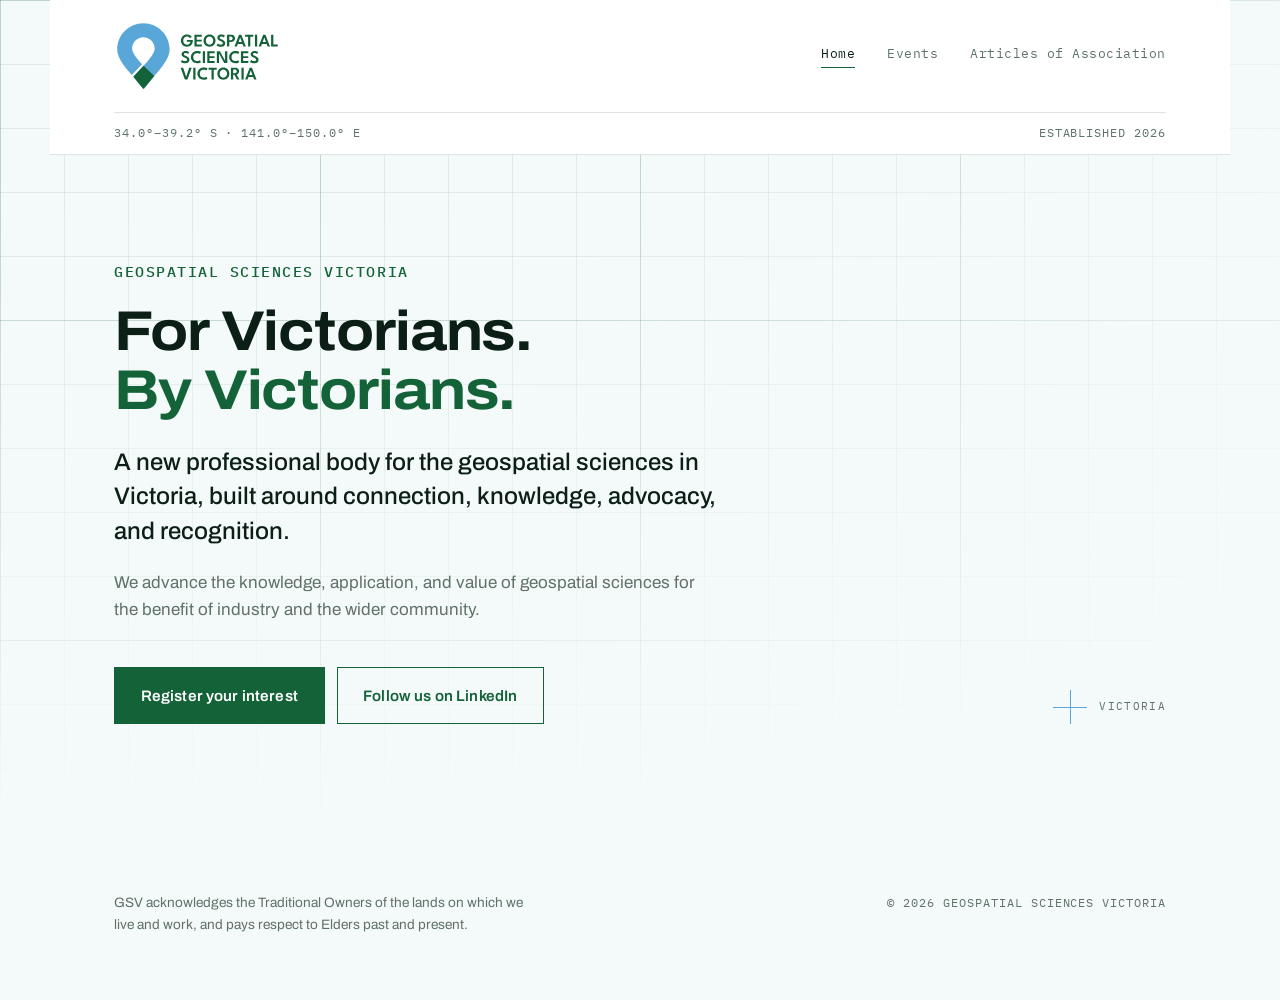
<file: GSV Site w Events Page/index.html>
<!doctype html>
<html lang="en-AU">

<head>
  <meta charset="utf-8">
  <meta name="viewport" content="width=device-width, initial-scale=1">
  <script>document.documentElement.classList.add('has-js');</script>
  <title>Geospatial Sciences Victoria</title>
  <meta name="description"
    content="Geospatial Sciences Victoria is a new professional body for Victorian geospatial professionals. For Victorians. By Victorians.">
  <link rel="icon" href="logo.svg" type="image/svg+xml">
  <link rel="preconnect" href="https://fonts.googleapis.com">
  <link rel="preconnect" href="https://fonts.gstatic.com" crossorigin>
  <link
    href="https://fonts.googleapis.com/css2?family=Archivo:wdth,wght@62..125,100..900&family=IBM+Plex+Mono:wght@400;500&display=swap"
    rel="stylesheet">
  <link rel="stylesheet" href="01-graticule.css">
</head>

<body>

  <a class="skip-link" href="#main-content">Skip to main content</a>

  <div class="graticule" aria-hidden="true"></div>

  <div class="page">

    <header class="masthead">
      <div class="masthead__bar">
        <a class="masthead__brand" href="01-graticule.html">
          <img class="masthead__logo" src="logomark.svg" alt="Geospatial Sciences Victoria">
        </a>
        <button type="button" class="masthead__toggle" aria-expanded="false" aria-controls="primary-nav">
          <span class="masthead__toggle-box" aria-hidden="true">
            <span class="masthead__toggle-bar"></span>
            <span class="masthead__toggle-bar"></span>
            <span class="masthead__toggle-bar"></span>
          </span>
          <span class="masthead__toggle-label">Menu</span>
        </button>
        <nav class="masthead__nav" id="primary-nav" aria-label="Primary">
          <a href="01-graticule.html" aria-current="page">Home</a>
          <a href="events.html">Events</a>
          <a href="articles-of-association.html">Articles of Association</a>
        </nav>
      </div>
      <div class="masthead__coordinates">
        <p class="coordinate">34.0&deg;&ndash;39.2&deg; S &middot; 141.0&deg;&ndash;150.0&deg; E</p>
        <p class="coordinate coordinate--end">Established 2026</p>
      </div>
    </header>

    <main id="main-content">
      <section class="hero">
        <p class="eyebrow">Geospatial Sciences Victoria</p>

        <h1 class="headline">
          <span class="headline__line">For Victorians.</span>
          <span class="headline__line headline__line--accent">By Victorians.</span>
        </h1>

        <p class="lede">
          A new professional body for the geospatial sciences in Victoria, built around
          connection, knowledge, advocacy, and recognition.
        </p>

        <p class="standfirst">
          We advance the knowledge, application, and value of geospatial sciences for the
          benefit of industry and the wider community.
        </p>

        <div class="actions">

          <a class="action action--primary"
            href="https://forms.cloud.microsoft/Pages/ResponsePage.aspx?id=fo-jVFLjVEaKJ70AysDzGZjcK5IqQbVPk8MvzymVxPlUODlaWjhENEtCSVNaQ0lKWkNOQlZMWVYxWi4u">Register
            your interest</a>

          <a class="action action--ghost" href="https://www.linkedin.com/company/geospatial-sciences-victoria">Follow us
            on LinkedIn</a>
        </div>

        <div class="marker" aria-hidden="true">
          <span class="marker__crosshair"></span>
          <span class="marker__label">Victoria</span>
        </div>
      </section>
    </main>

    <footer class="footer">
      <p class="footer__acknowledgement">
        GSV acknowledges the Traditional Owners of the lands on which we live and work, and
        pays respect to Elders past and present.
      </p>
      <p class="coordinate">&copy; 2026 Geospatial Sciences Victoria</p>
    </footer>

  </div>

  <script src="masthead.js"></script>
</body>

</html>
</file>
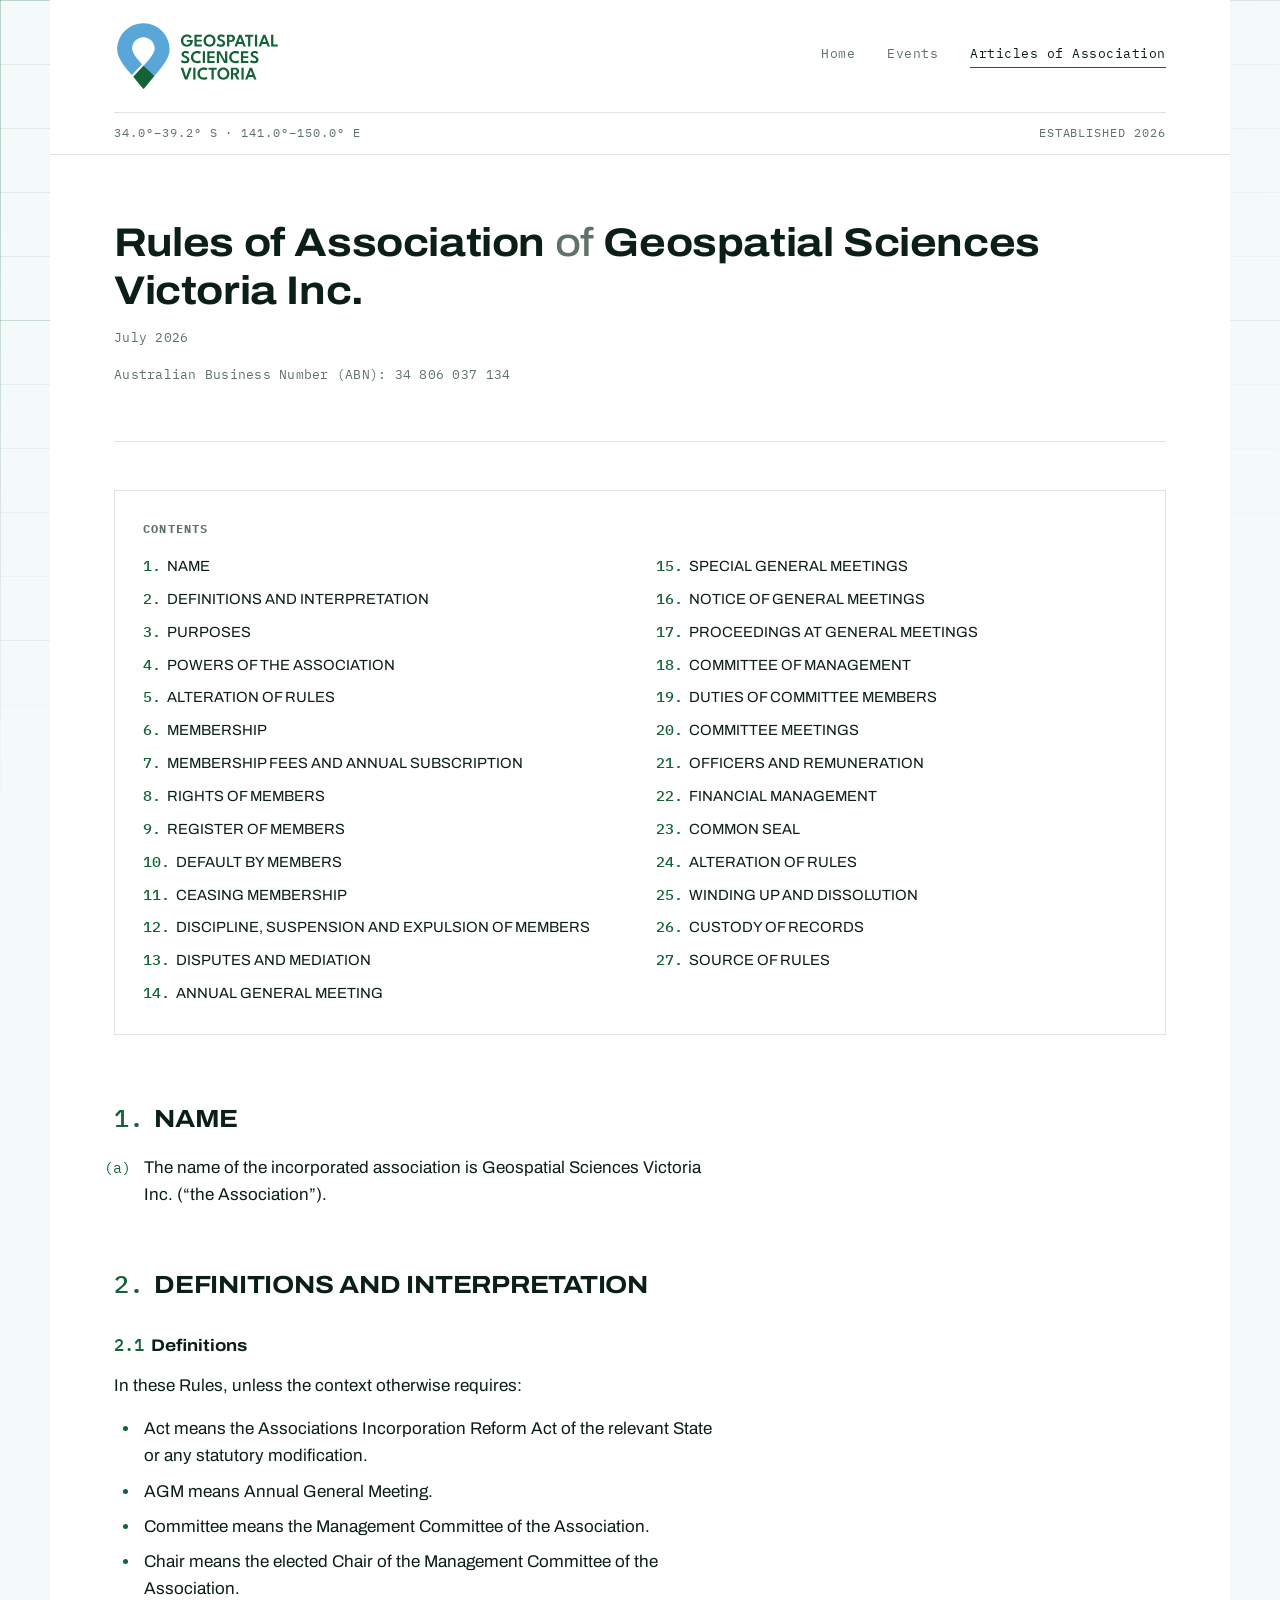
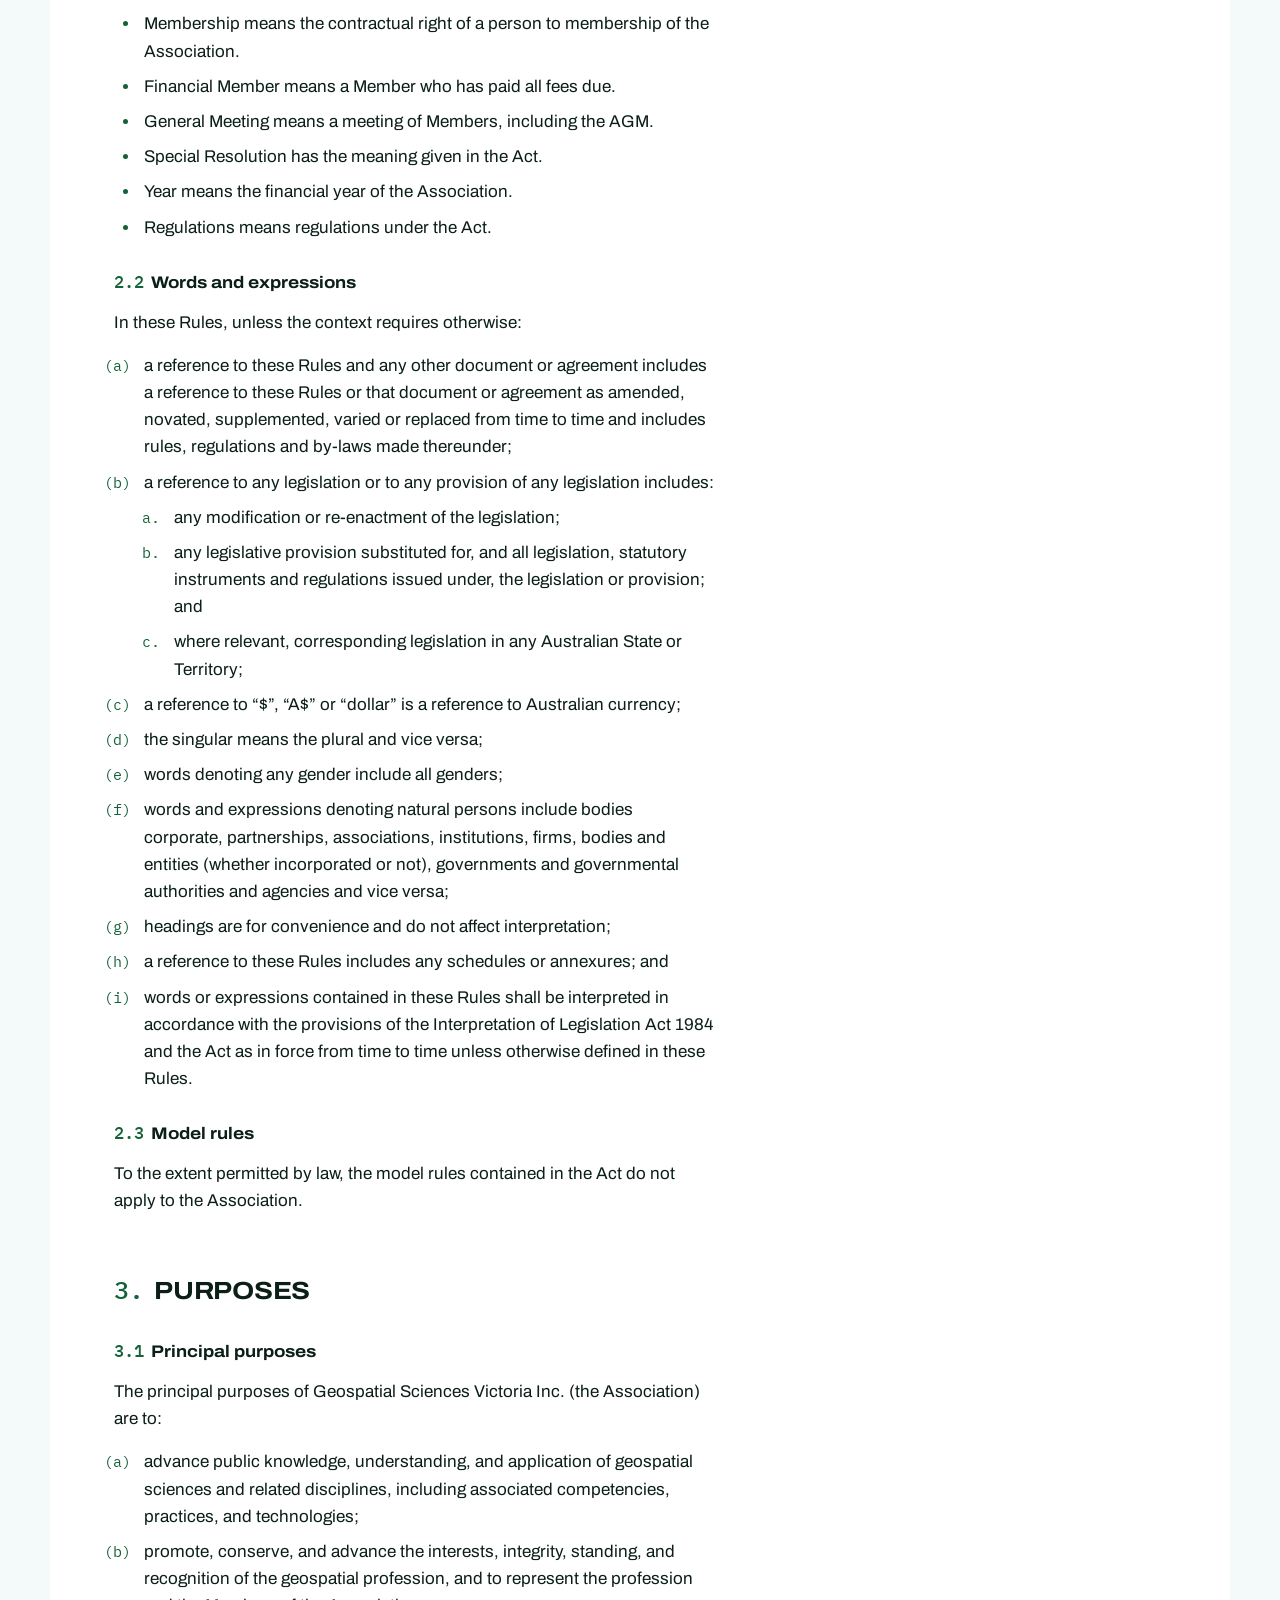
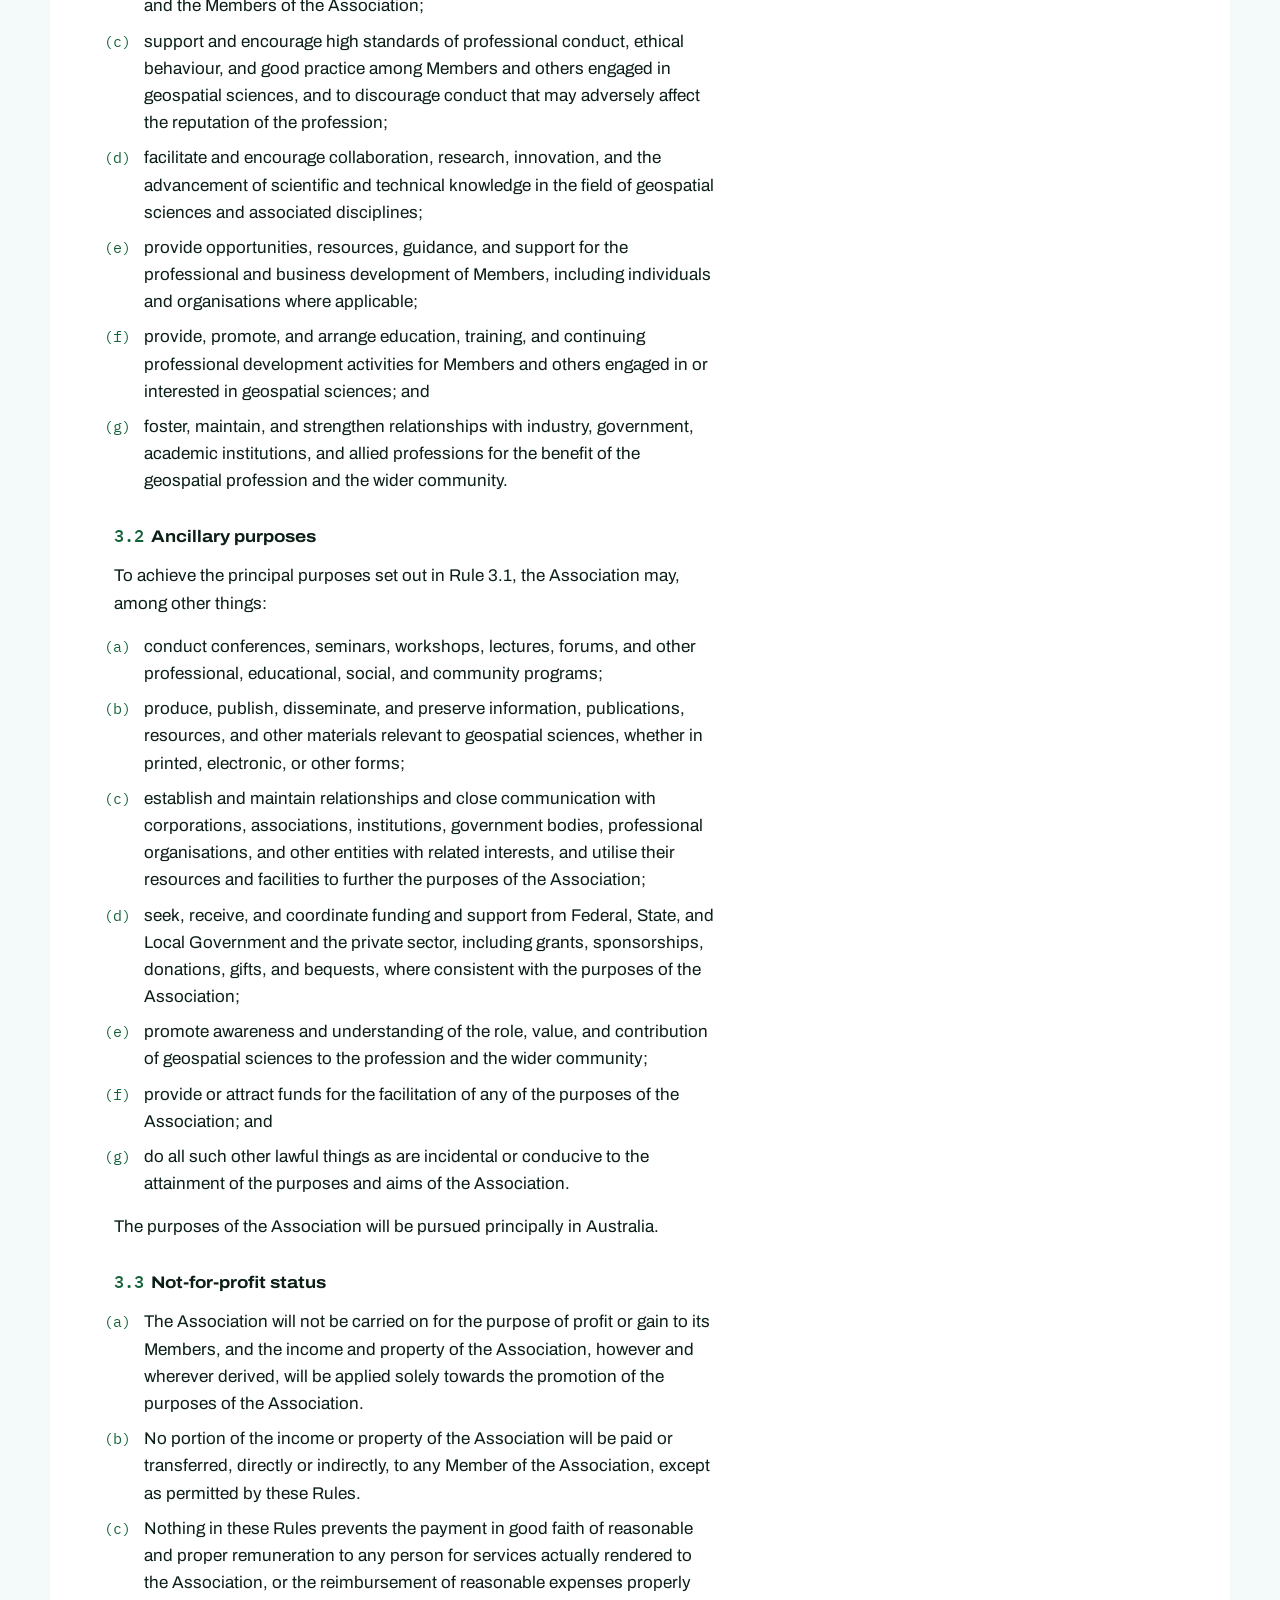
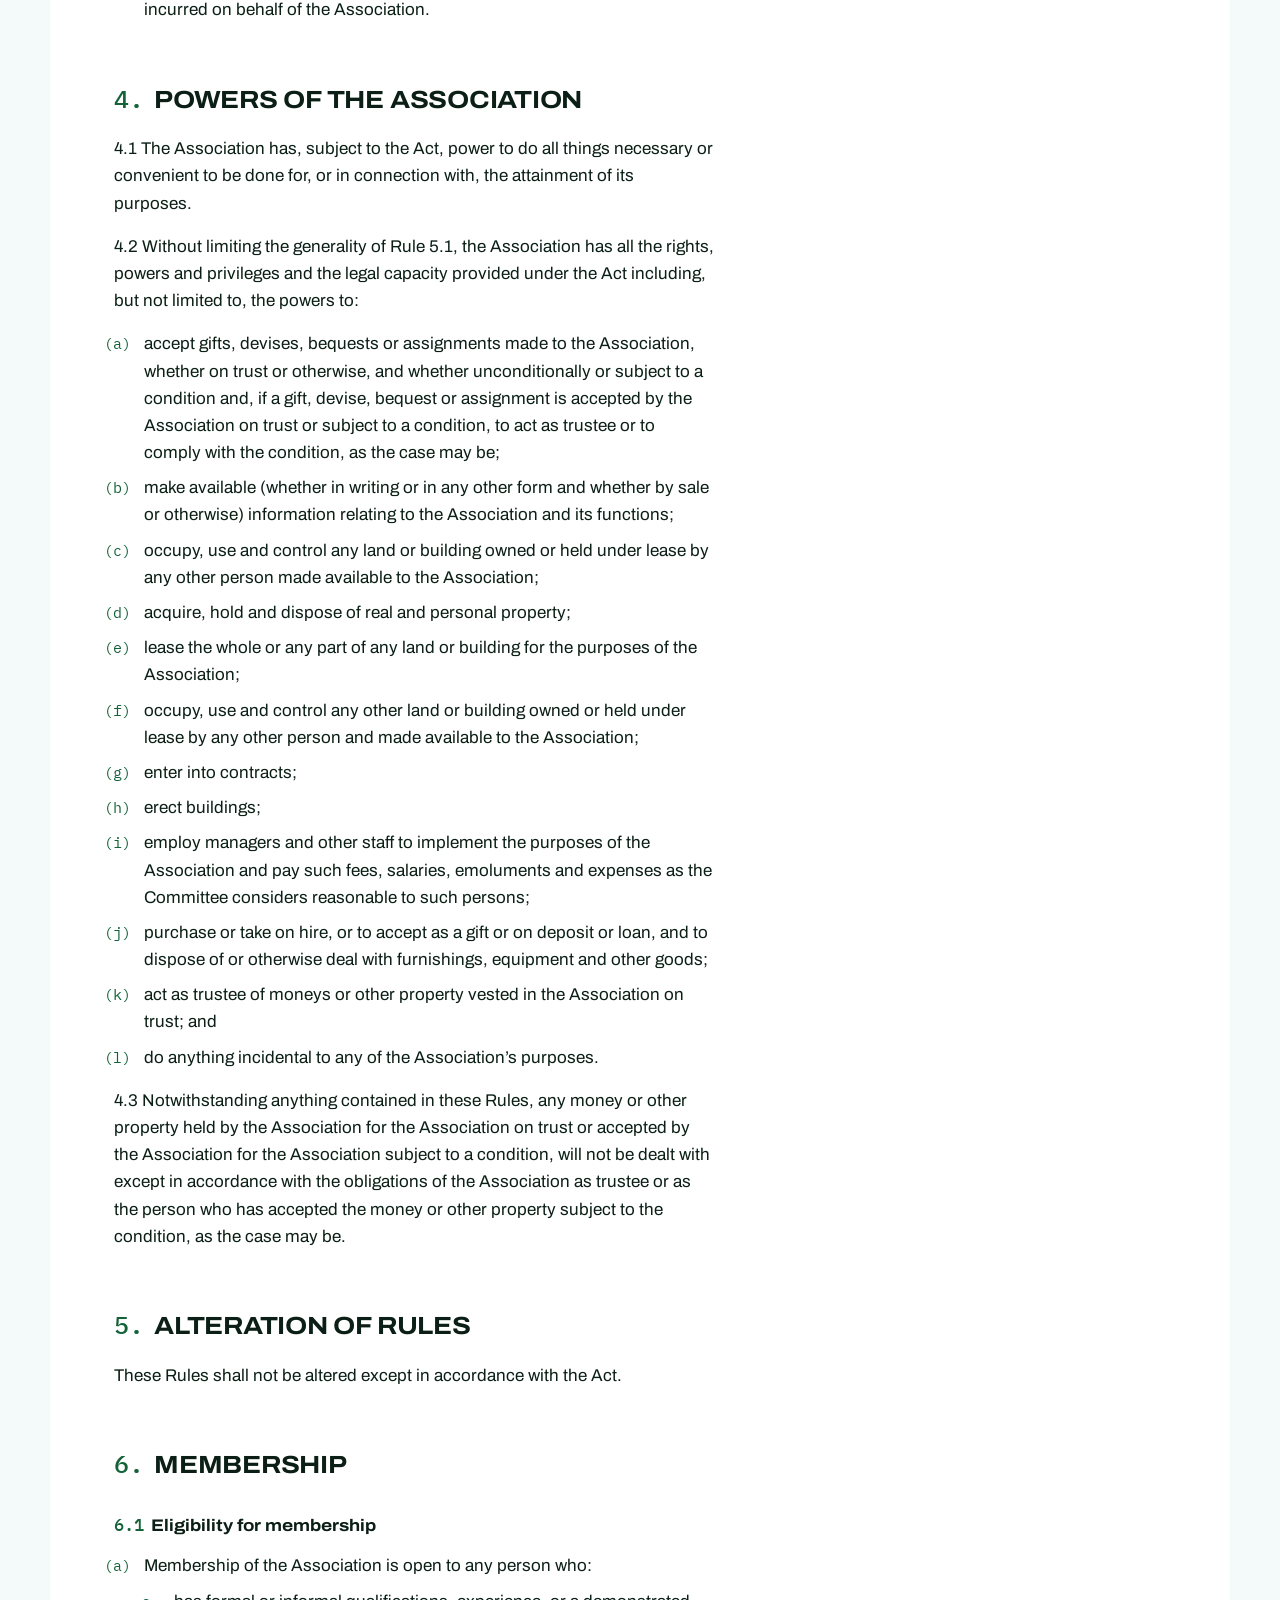
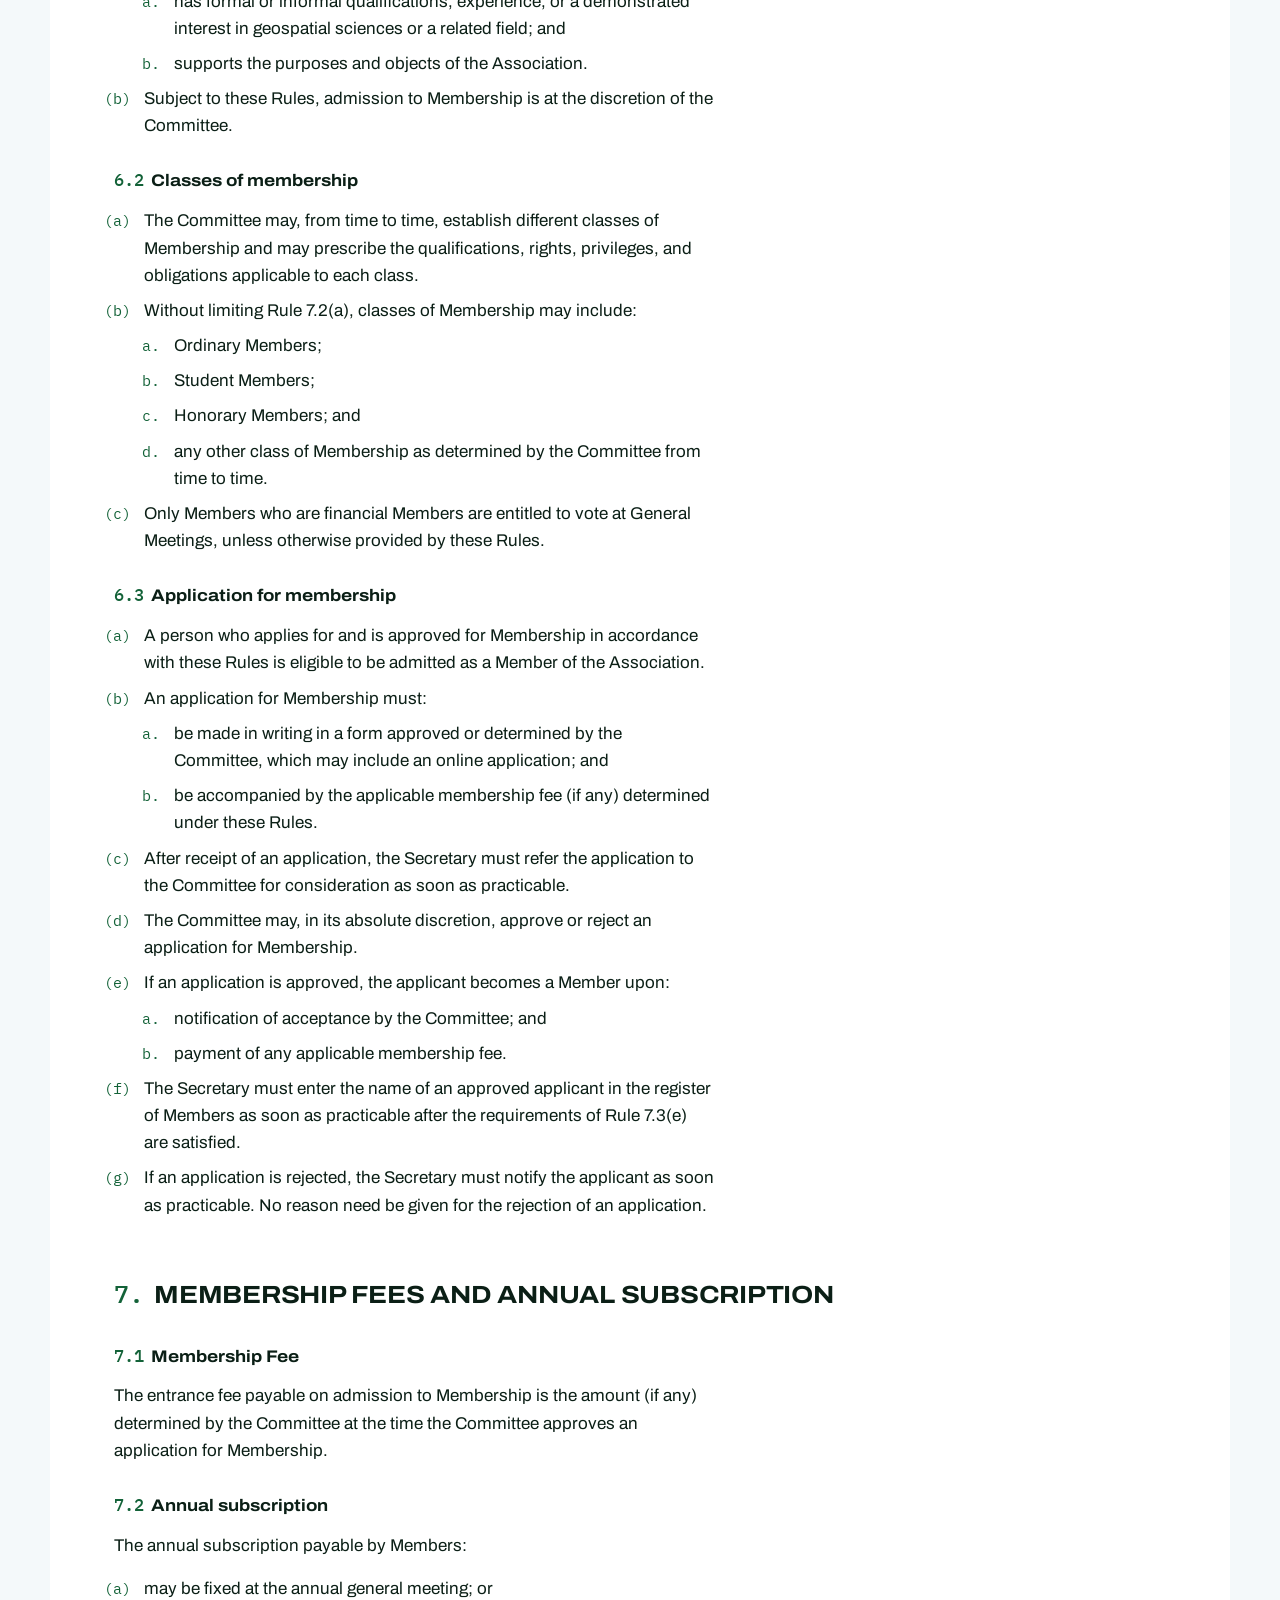
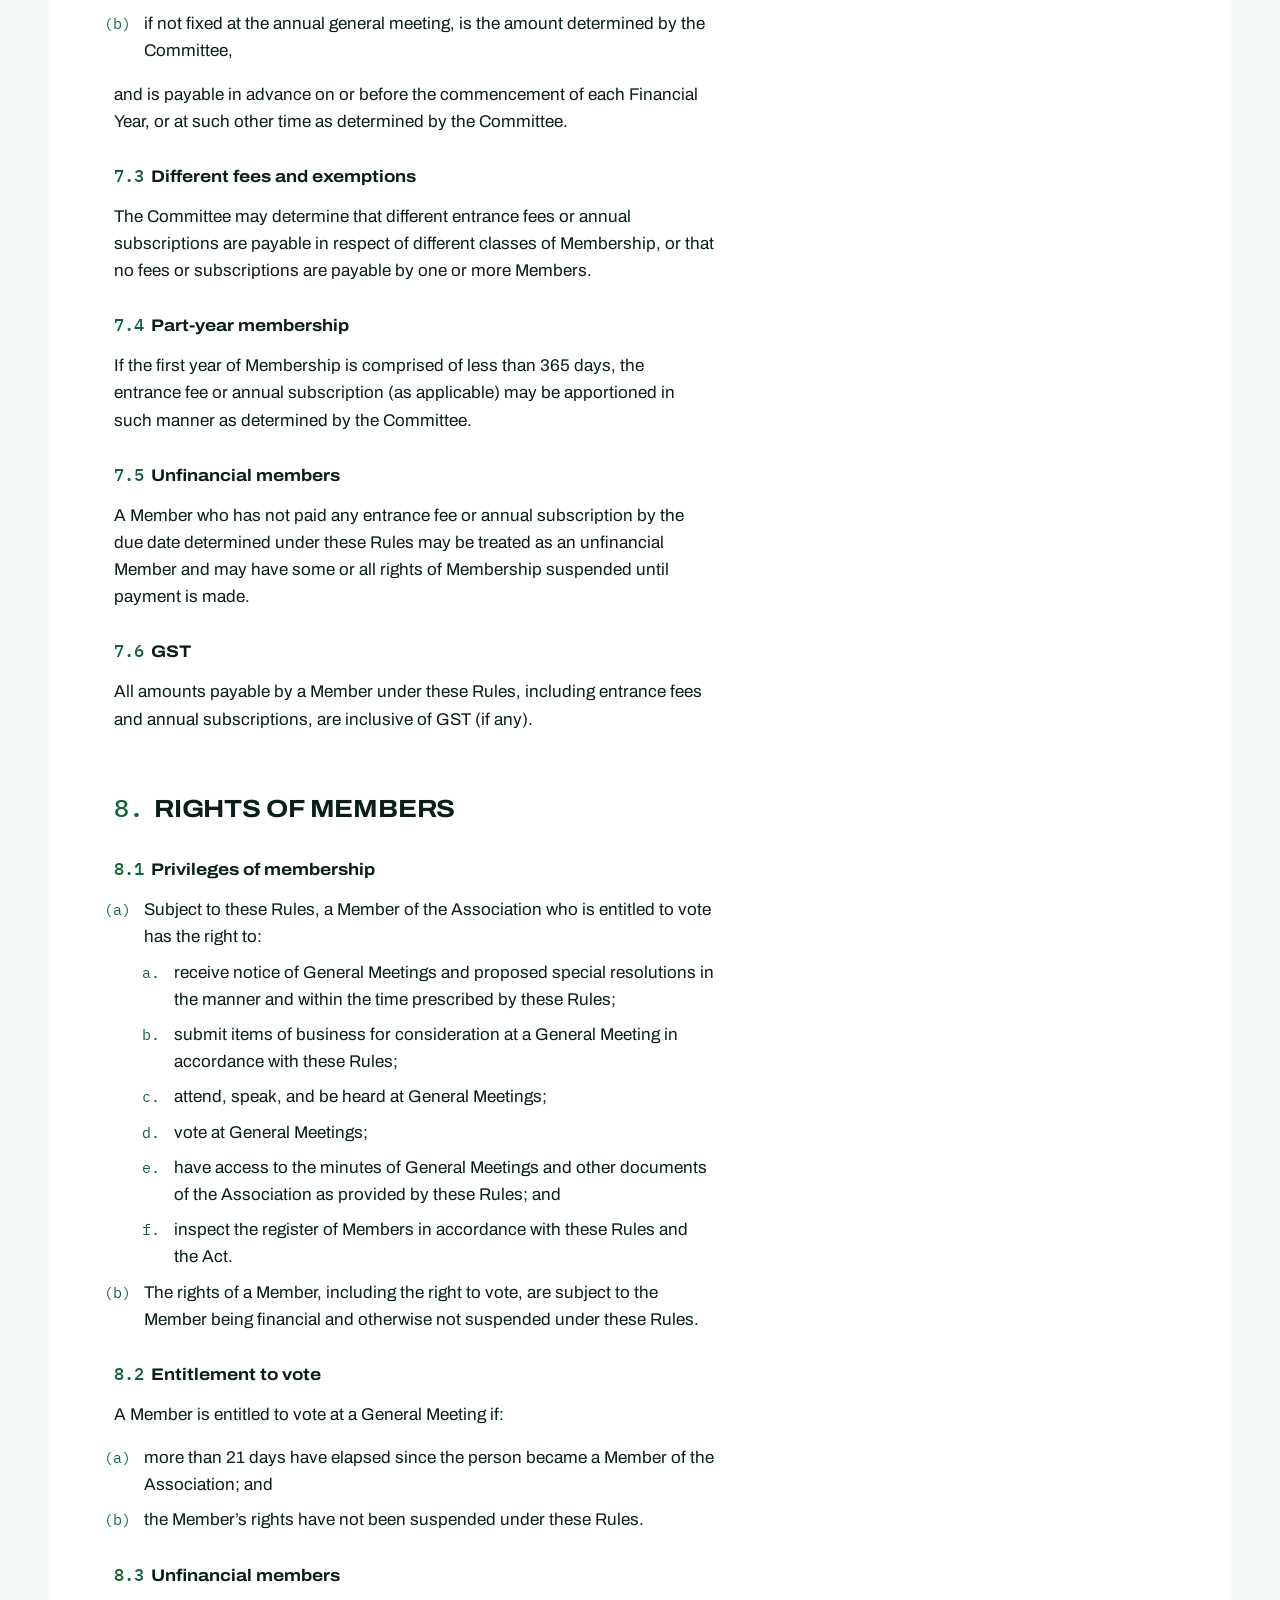
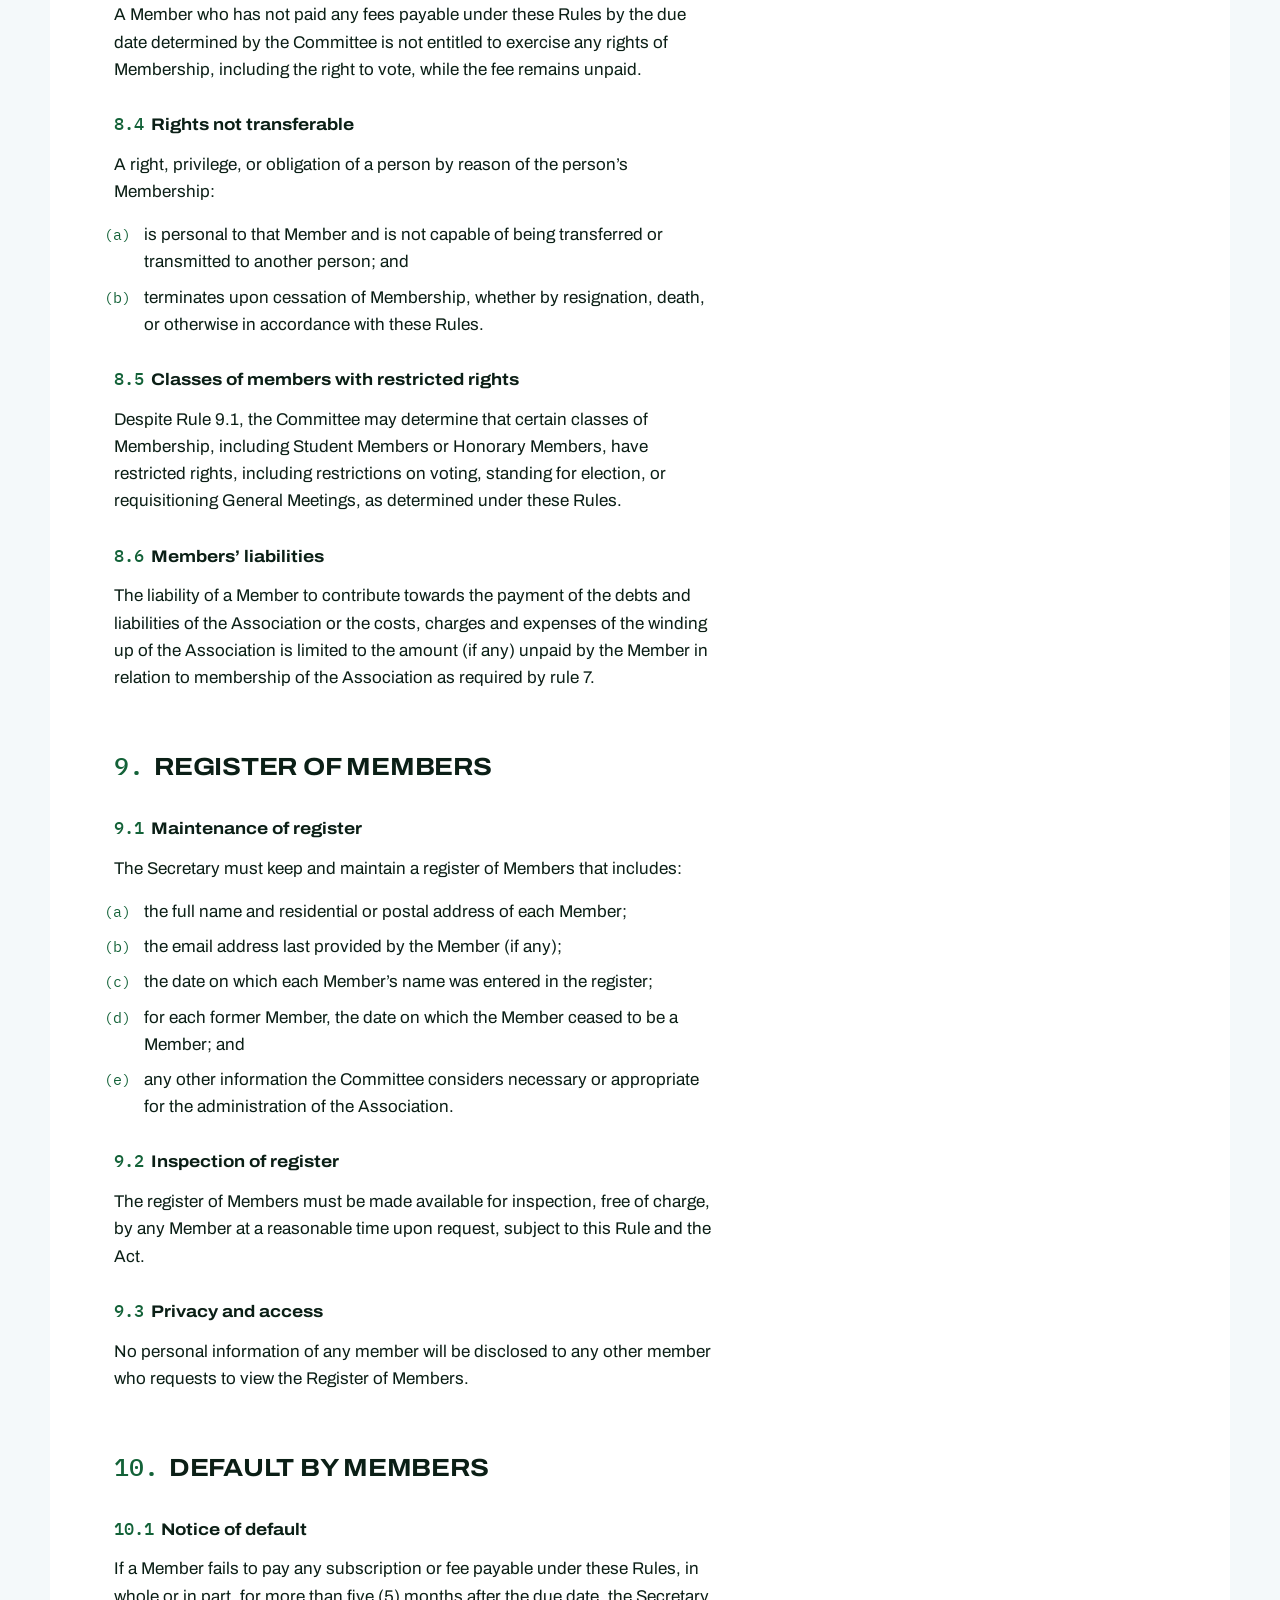
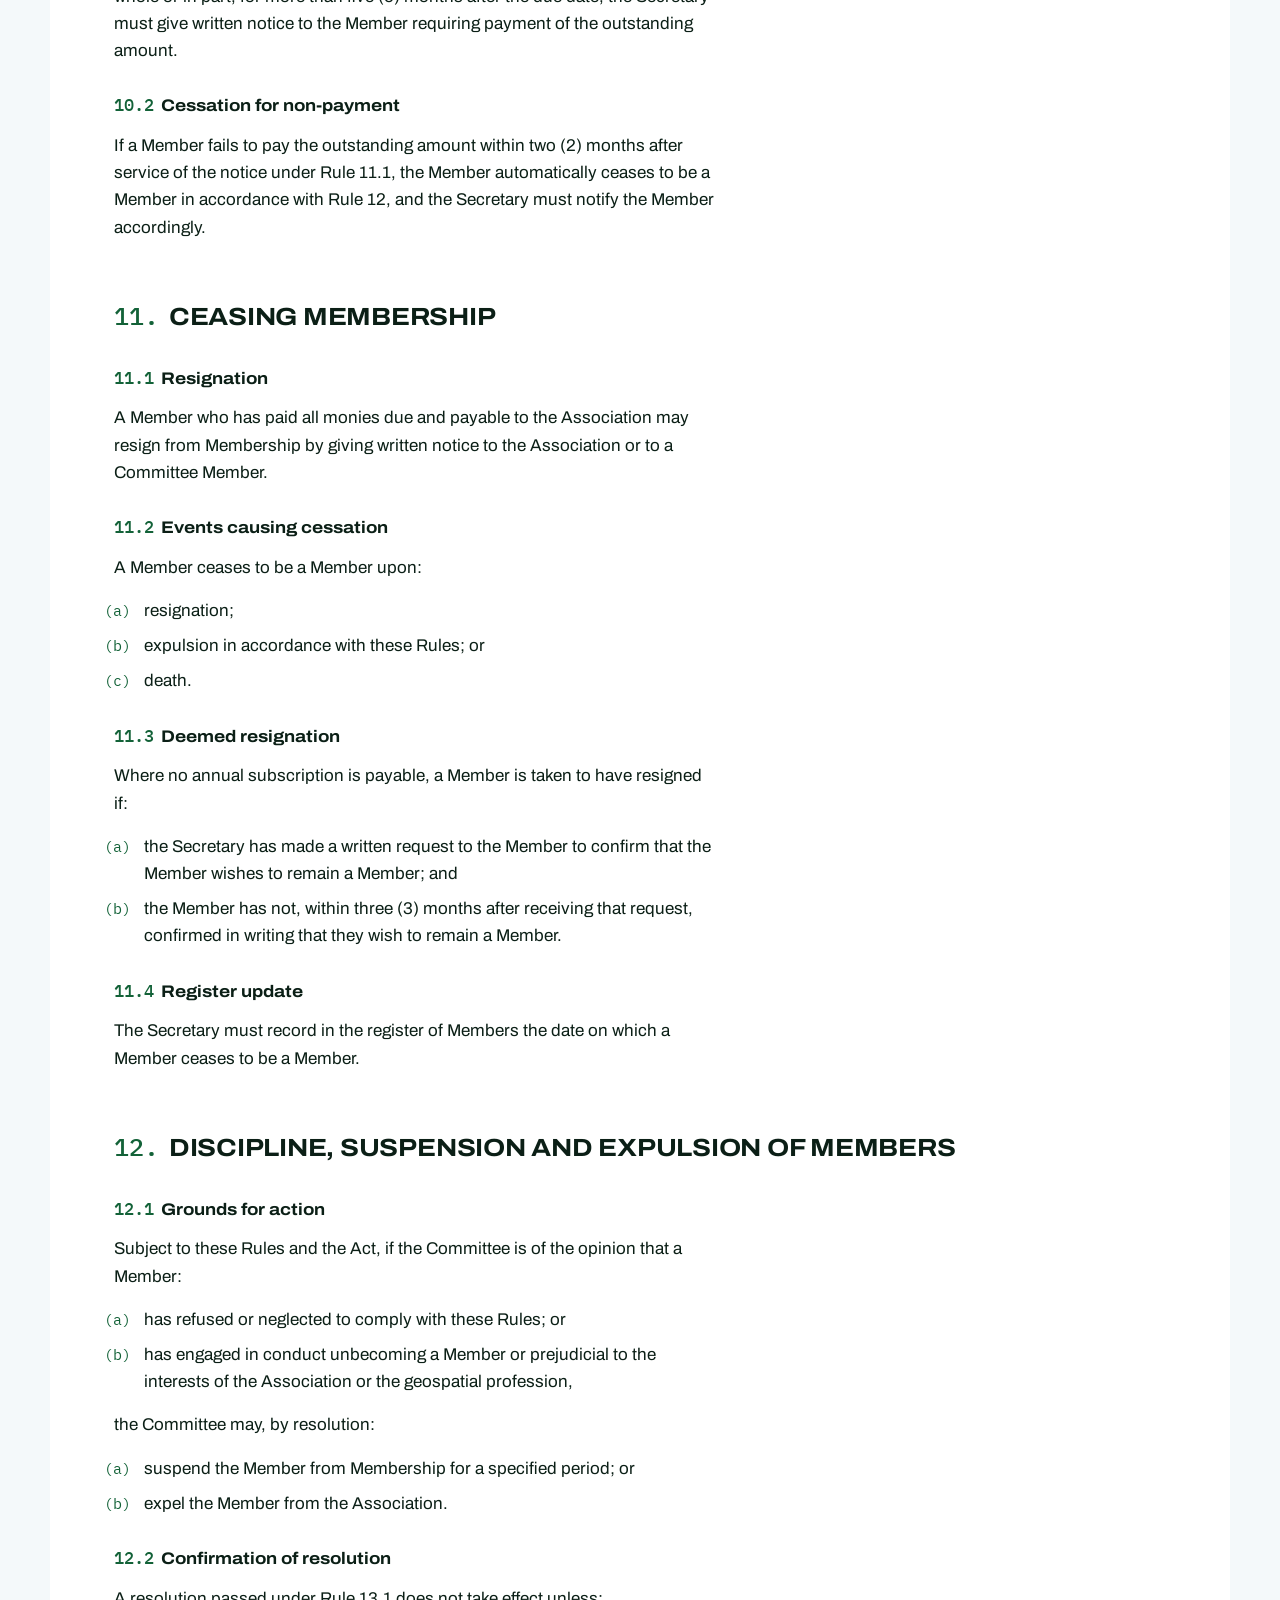
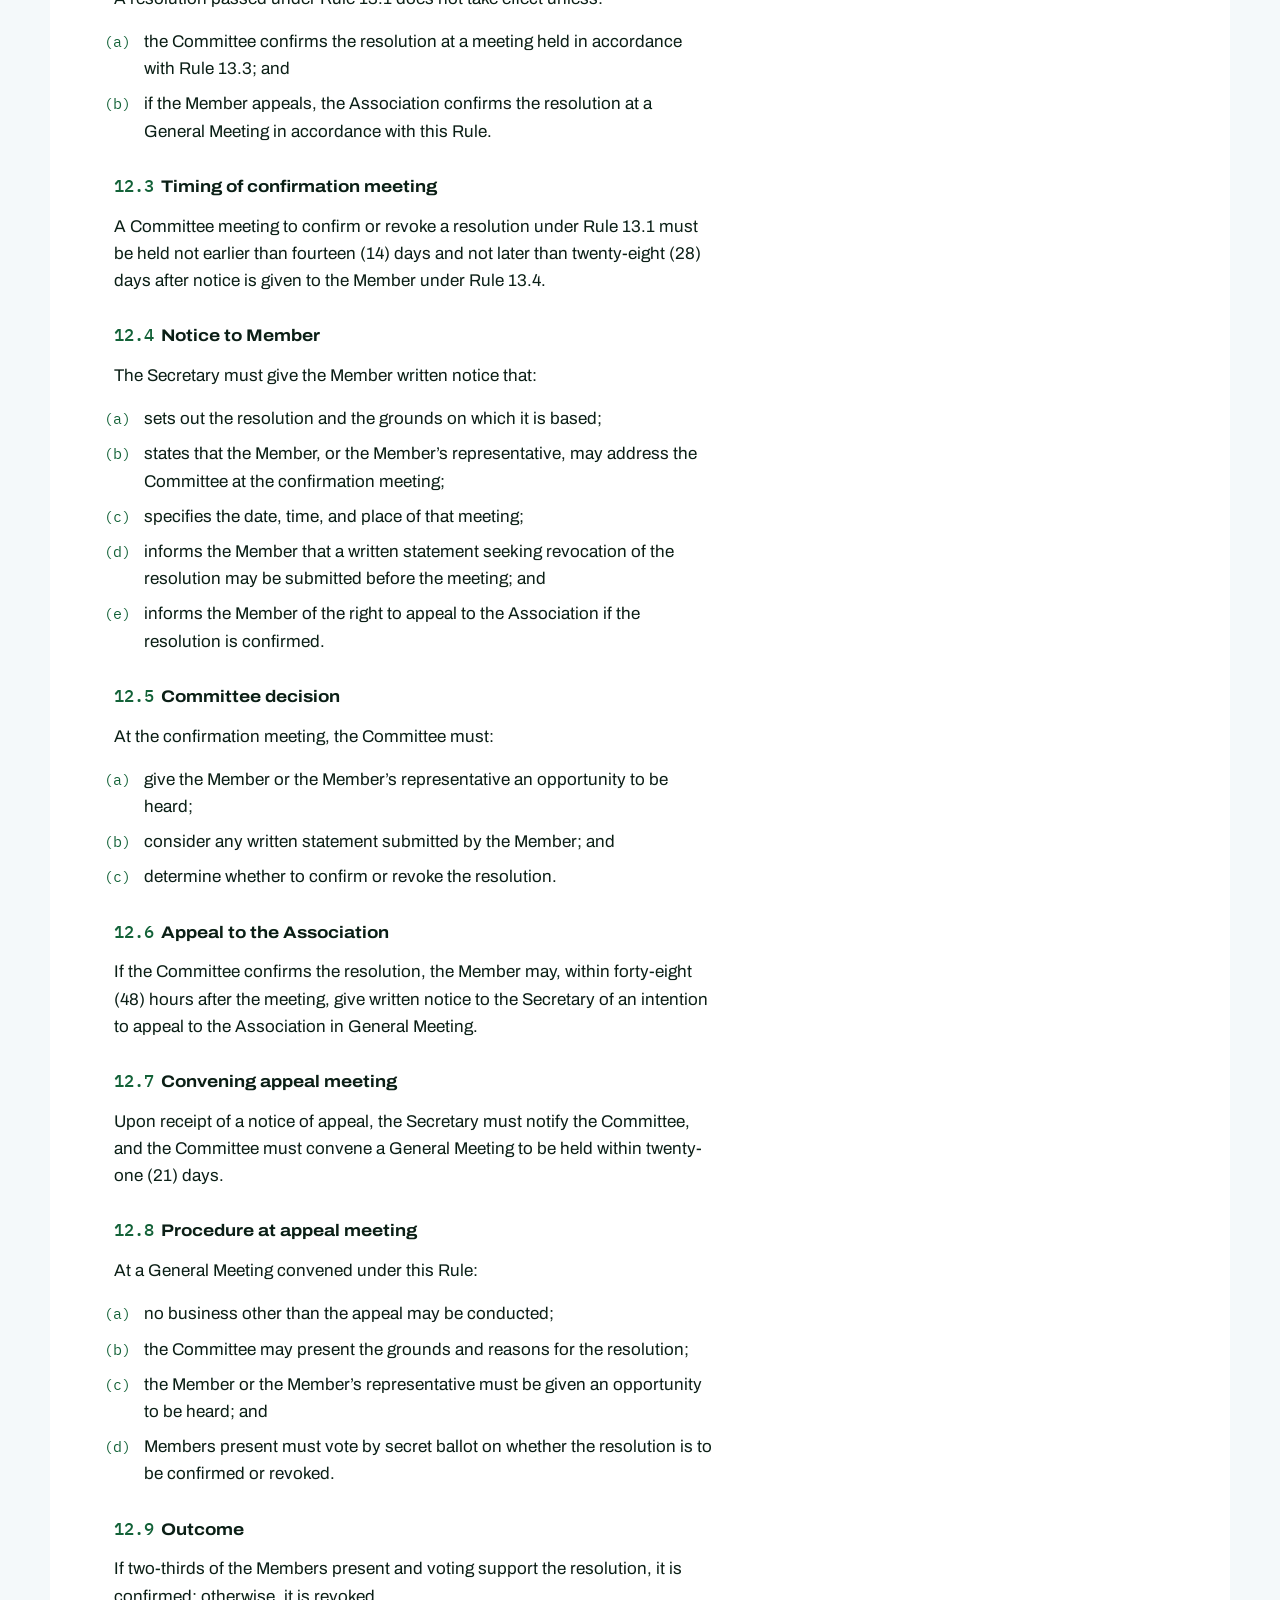
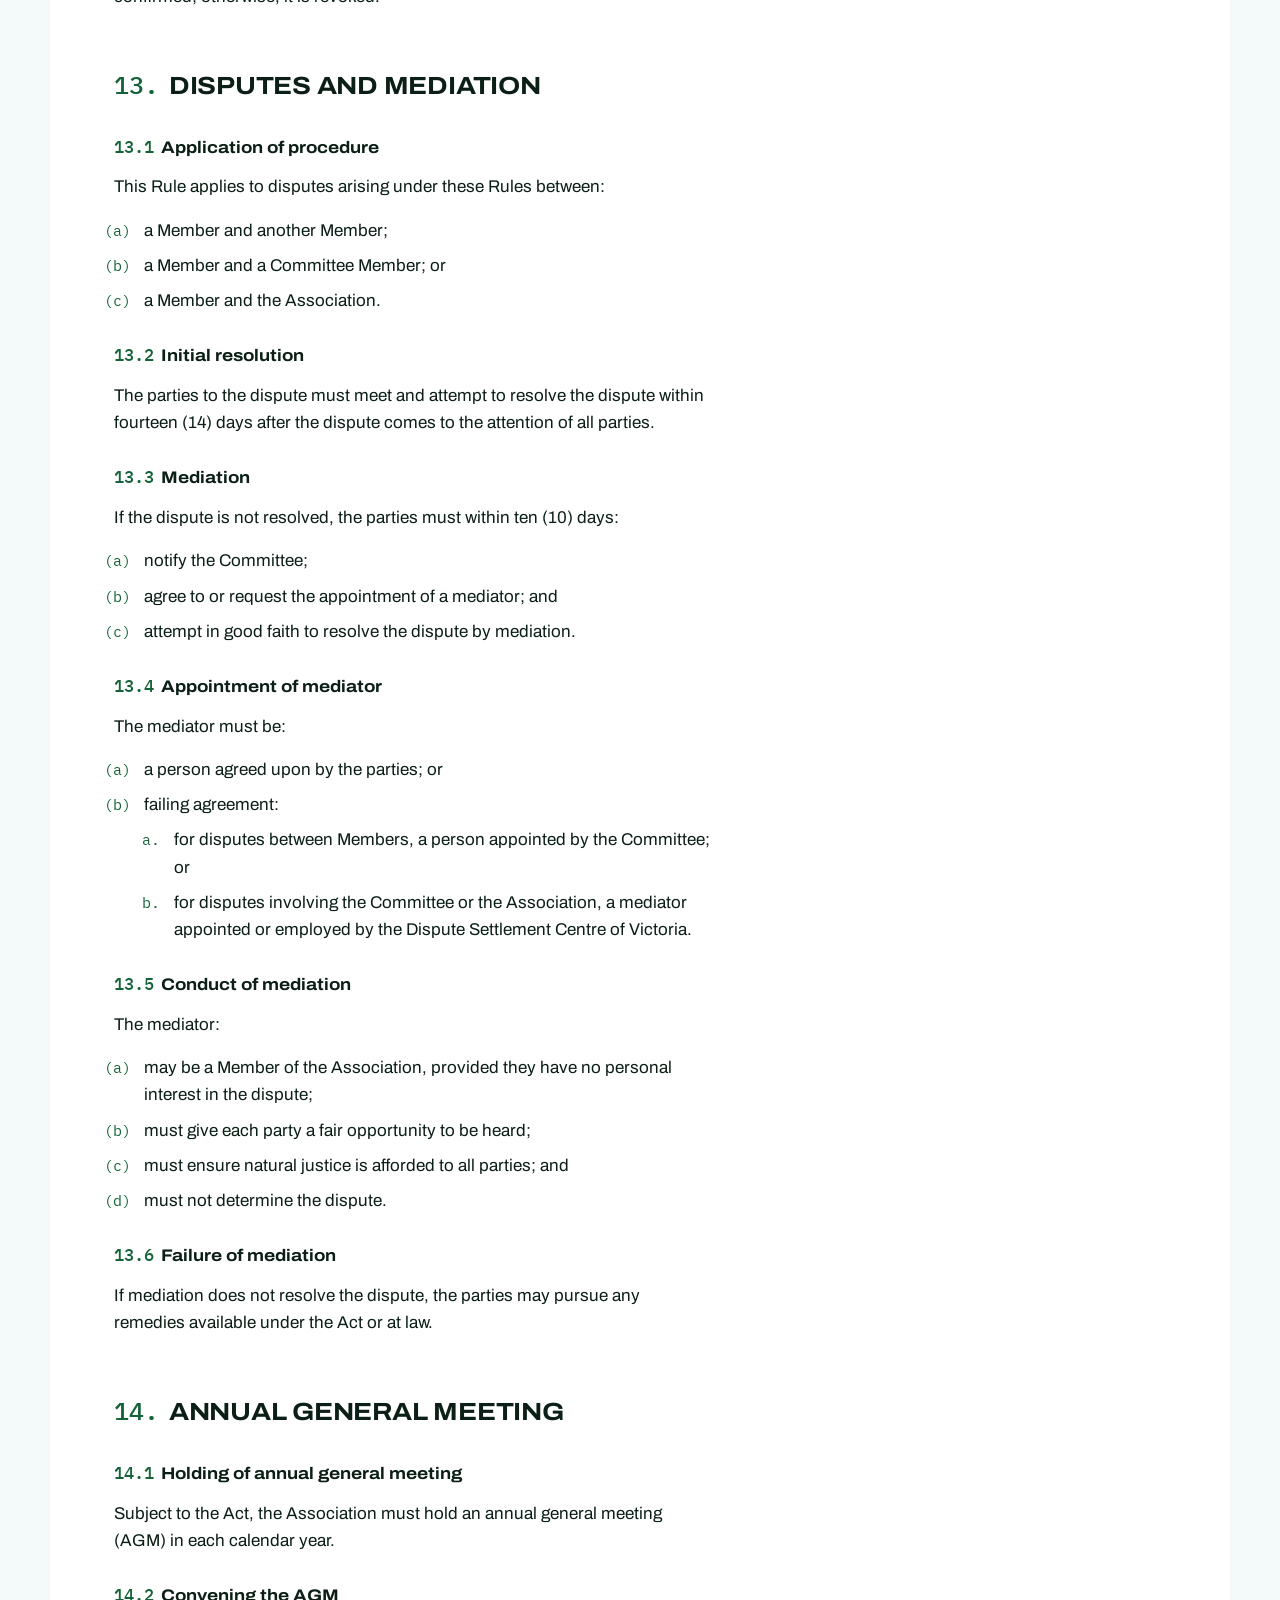
<file: GSV Site w Events Page/articles-of-association.html>
<!doctype html>
<html lang="en-AU">

<head>
  <meta charset="utf-8">
  <meta name="viewport" content="width=device-width, initial-scale=1">
  <script>document.documentElement.classList.add('has-js');</script>
  <title>Articles of Association &mdash; Geospatial Sciences Victoria</title>
  <meta name="description" content="The Rules of Association of Geospatial Sciences Victoria Inc.">
  <link rel="icon" href="logo.svg" type="image/svg+xml">
  <link rel="preconnect" href="https://fonts.googleapis.com">
  <link rel="preconnect" href="https://fonts.gstatic.com" crossorigin>
  <link
    href="https://fonts.googleapis.com/css2?family=Archivo:wdth,wght@62..125,100..900&family=IBM+Plex+Mono:wght@400;500&display=swap"
    rel="stylesheet">
  <link rel="stylesheet" href="01-graticule.css">
</head>

<body>

  <a class="skip-link" href="#main-content">Skip to main content</a>

  <div class="graticule" aria-hidden="true"></div>

  <div class="page">

    <header class="masthead">
      <div class="masthead__bar">
        <a class="masthead__brand" href="index.html">
          <img class="masthead__logo" src="logomark.svg" alt="Geospatial Sciences Victoria">
        </a>
        <button type="button" class="masthead__toggle" aria-expanded="false" aria-controls="primary-nav">
          <span class="masthead__toggle-box" aria-hidden="true">
            <span class="masthead__toggle-bar"></span>
            <span class="masthead__toggle-bar"></span>
            <span class="masthead__toggle-bar"></span>
          </span>
          <span class="masthead__toggle-label">Menu</span>
        </button>
        <nav class="masthead__nav" id="primary-nav" aria-label="Primary">
          <a href="index.html">Home</a>
          <a href="events.html">Events</a>
          <a href="articles-of-association.html" aria-current="page">Articles of Association</a>
        </nav>
      </div>
      <div class="masthead__coordinates">
        <p class="coordinate">34.0&deg;&ndash;39.2&deg; S &middot; 141.0&deg;&ndash;150.0&deg; E</p>
        <p class="coordinate coordinate--end">Established 2026</p>
      </div>
    </header>

    <main id="main-content">
      <article class="legal">
        <header class="legal-header">
          <h1 class="legal-title">Rules of Association <em>of</em> Geospatial Sciences Victoria Inc.</h1>
          <p class="legal-meta">July 2026</p>
          <p class="legal-meta">Australian Business Number (ABN): 34 806 037 134</p>
        </header>

        <nav class="legal-toc" aria-label="Table of contents">
          <h2>Contents</h2>
          <ol>
            <li><a href="#1"><span class="rule-number">1.</span> NAME</a></li>
            <li><a href="#2"><span class="rule-number">2.</span> DEFINITIONS AND INTERPRETATION</a></li>
            <li><a href="#3"><span class="rule-number">3.</span> PURPOSES</a></li>
            <li><a href="#4"><span class="rule-number">4.</span> POWERS OF THE ASSOCIATION</a></li>
            <li><a href="#5"><span class="rule-number">5.</span> ALTERATION OF RULES</a></li>
            <li><a href="#6"><span class="rule-number">6.</span> MEMBERSHIP</a></li>
            <li><a href="#7"><span class="rule-number">7.</span> MEMBERSHIP FEES AND ANNUAL SUBSCRIPTION</a></li>
            <li><a href="#8"><span class="rule-number">8.</span> RIGHTS OF MEMBERS</a></li>
            <li><a href="#9"><span class="rule-number">9.</span> REGISTER OF MEMBERS</a></li>
            <li><a href="#10"><span class="rule-number">10.</span> DEFAULT BY MEMBERS</a></li>
            <li><a href="#11"><span class="rule-number">11.</span> CEASING MEMBERSHIP</a></li>
            <li><a href="#12"><span class="rule-number">12.</span> DISCIPLINE, SUSPENSION AND EXPULSION OF MEMBERS</a>
            </li>
            <li><a href="#13"><span class="rule-number">13.</span> DISPUTES AND MEDIATION</a></li>
            <li><a href="#14"><span class="rule-number">14.</span> ANNUAL GENERAL MEETING</a></li>
            <li><a href="#15"><span class="rule-number">15.</span> SPECIAL GENERAL MEETINGS</a></li>
            <li><a href="#16"><span class="rule-number">16.</span> NOTICE OF GENERAL MEETINGS</a></li>
            <li><a href="#17"><span class="rule-number">17.</span> Proceedings at General Meetings</a></li>
            <li><a href="#18"><span class="rule-number">18.</span> COMMITTEE OF MANAGEMENT</a></li>
            <li><a href="#19"><span class="rule-number">19.</span> DUTIES OF COMMITTEE MEMBERS</a></li>
            <li><a href="#20"><span class="rule-number">20.</span> COMMITTEE MEETINGS</a></li>
            <li><a href="#21"><span class="rule-number">21.</span> OFFICERS AND REMUNERATION</a></li>
            <li><a href="#22"><span class="rule-number">22.</span> FINANCIAL MANAGEMENT</a></li>
            <li><a href="#23"><span class="rule-number">23.</span> COMMON SEAL</a></li>
            <li><a href="#24"><span class="rule-number">24.</span> ALTERATION OF RULES</a></li>
            <li><a href="#25"><span class="rule-number">25.</span> WINDING UP AND DISSOLUTION</a></li>
            <li><a href="#26"><span class="rule-number">26.</span> CUSTODY OF RECORDS</a></li>
            <li><a href="#27"><span class="rule-number">27.</span> SOURCE OF RULES</a></li>
          </ol>
        </nav>

        <h2 id="1" class="rule-heading rule-heading--h2"><span class="rule-number">1.</span> NAME</h2>
        <ol class="rule-list m-alpha-paren">
          <li>
            The name of the incorporated association is Geospatial Sciences Victoria Inc. (“the Association”).
          </li>
        </ol>
        <h2 id="2" class="rule-heading rule-heading--h2"><span class="rule-number">2.</span> DEFINITIONS AND
          INTERPRETATION</h2>
        <h3 id="2-1" class="rule-heading rule-heading--h3"><span class="rule-number">2.1</span> Definitions</h3>
        <p>In these Rules, unless the context otherwise requires:</p>
        <ul class="rule-list m-bullet-disc">
          <li>
            Act means the Associations Incorporation Reform Act of the relevant State or any statutory modification.
          </li>
          <li>
            AGM means Annual General Meeting.
          </li>
          <li>
            Committee means the Management Committee of the Association.
          </li>
          <li>
            Chair means the elected Chair of the Management Committee of the Association.
          </li>
          <li>
            Membership means the contractual right of a person to membership of the Association.
          </li>
          <li>
            Financial Member means a Member who has paid all fees due.
          </li>
          <li>
            General Meeting means a meeting of Members, including the AGM.
          </li>
          <li>
            Special Resolution has the meaning given in the Act.
          </li>
          <li>
            Year means the financial year of the Association.
          </li>
          <li>
            Regulations means regulations under the Act.
          </li>
        </ul>
        <h3 id="2-2" class="rule-heading rule-heading--h3"><span class="rule-number">2.2</span> Words and expressions
        </h3>
        <p>In these Rules, unless the context requires otherwise:</p>
        <ol class="rule-list m-alpha-paren">
          <li>
            a reference to these Rules and any other document or agreement includes a reference to these Rules or that
            document or agreement as amended, novated, supplemented, varied or replaced from time to time and includes
            rules, regulations and by-laws made thereunder;
          </li>
          <li>
            a reference to any legislation or to any provision of any legislation includes:
            <ol class="rule-list m-alpha-dot">
              <li>
                any modification or re-enactment of the legislation;
              </li>
              <li>
                any legislative provision substituted for, and all legislation, statutory instruments and regulations
                issued under, the legislation or provision; and
              </li>
              <li>
                where relevant, corresponding legislation in any Australian State or Territory;
              </li>
            </ol>
          </li>
          <li>
            a reference to “$”, “A$” or “dollar” is a reference to Australian currency;
          </li>
          <li>
            the singular means the plural and vice versa;
          </li>
          <li>
            words denoting any gender include all genders;
          </li>
          <li>
            words and expressions denoting natural persons include bodies corporate, partnerships, associations,
            institutions, firms, bodies and entities (whether incorporated or not), governments and governmental
            authorities and agencies and vice versa;
          </li>
          <li>
            headings are for convenience and do not affect interpretation;
          </li>
          <li>
            a reference to these Rules includes any schedules or annexures; and
          </li>
          <li>
            words or expressions contained in these Rules shall be interpreted in accordance with the provisions of the
            Interpretation of Legislation Act 1984 and the Act as in force from time to time unless otherwise defined in
            these Rules.
          </li>
        </ol>
        <h3 id="2-3" class="rule-heading rule-heading--h3"><span class="rule-number">2.3</span> Model rules</h3>
        <p>To the extent permitted by law, the model rules contained in the Act do not apply to the Association.</p>
        <h2 id="3" class="rule-heading rule-heading--h2"><span class="rule-number">3.</span> PURPOSES</h2>
        <h3 id="3-1" class="rule-heading rule-heading--h3"><span class="rule-number">3.1</span> Principal purposes</h3>
        <p>The principal purposes of Geospatial Sciences Victoria Inc. (the Association) are to:</p>
        <ol class="rule-list m-alpha-paren">
          <li>
            advance public knowledge, understanding, and application of geospatial sciences and related disciplines,
            including associated competencies, practices, and technologies;
          </li>
          <li>
            promote, conserve, and advance the interests, integrity, standing, and recognition of the geospatial
            profession, and to represent the profession and the Members of the Association;
          </li>
          <li>
            support and encourage high standards of professional conduct, ethical behaviour, and good practice among
            Members and others engaged in geospatial sciences, and to discourage conduct that may adversely affect the
            reputation of the profession;
          </li>
          <li>
            facilitate and encourage collaboration, research, innovation, and the advancement of scientific and
            technical knowledge in the field of geospatial sciences and associated disciplines;
          </li>
          <li>
            provide opportunities, resources, guidance, and support for the professional and business development of
            Members, including individuals and organisations where applicable;
          </li>
          <li>
            provide, promote, and arrange education, training, and continuing professional development activities for
            Members and others engaged in or interested in geospatial sciences; and
          </li>
          <li>
            foster, maintain, and strengthen relationships with industry, government, academic institutions, and allied
            professions for the benefit of the geospatial profession and the wider community.
          </li>
        </ol>
        <h3 id="3-2" class="rule-heading rule-heading--h3"><span class="rule-number">3.2</span> Ancillary purposes</h3>
        <p>To achieve the principal purposes set out in Rule 3.1, the Association may, among other things:</p>
        <ol class="rule-list m-alpha-paren">
          <li>
            conduct conferences, seminars, workshops, lectures, forums, and other professional, educational, social, and
            community programs;
          </li>
          <li>
            produce, publish, disseminate, and preserve information, publications, resources, and other materials
            relevant to geospatial sciences, whether in printed, electronic, or other forms;
          </li>
          <li>
            establish and maintain relationships and close communication with corporations, associations, institutions,
            government bodies, professional organisations, and other entities with related interests, and utilise their
            resources and facilities to further the purposes of the Association;
          </li>
          <li>
            seek, receive, and coordinate funding and support from Federal, State, and Local Government and the private
            sector, including grants, sponsorships, donations, gifts, and bequests, where consistent with the purposes
            of the Association;
          </li>
          <li>
            promote awareness and understanding of the role, value, and contribution of geospatial sciences to the
            profession and the wider community;
          </li>
          <li>
            provide or attract funds for the facilitation of any of the purposes of the Association; and
          </li>
          <li>
            do all such other lawful things as are incidental or conducive to the attainment of the purposes and aims of
            the Association.
          </li>
        </ol>
        <p>The purposes of the Association will be pursued principally in Australia.</p>
        <h3 id="3-3" class="rule-heading rule-heading--h3"><span class="rule-number">3.3</span> Not-for-profit status
        </h3>
        <ol class="rule-list m-alpha-paren">
          <li>
            The Association will not be carried on for the purpose of profit or gain to its Members, and the income and
            property of the Association, however and wherever derived, will be applied solely towards the promotion of
            the purposes of the Association.
          </li>
          <li>
            No portion of the income or property of the Association will be paid or transferred, directly or indirectly,
            to any Member of the Association, except as permitted by these Rules.
          </li>
          <li>
            Nothing in these Rules prevents the payment in good faith of reasonable and proper remuneration to any
            person for services actually rendered to the Association, or the reimbursement of reasonable expenses
            properly incurred on behalf of the Association.
          </li>
        </ol>
        <h2 id="4" class="rule-heading rule-heading--h2"><span class="rule-number">4.</span> POWERS OF THE ASSOCIATION
        </h2>
        <p>4.1 The Association has, subject to the Act, power to do all things necessary or convenient to be done for,
          or in connection with, the attainment of its purposes.</p>
        <p>4.2 Without limiting the generality of Rule 5.1, the Association has all the rights, powers and privileges
          and the legal capacity provided under the Act including, but not limited to, the powers to:</p>
        <ol class="rule-list m-alpha-paren">
          <li>
            accept gifts, devises, bequests or assignments made to the Association, whether on trust or otherwise, and
            whether unconditionally or subject to a condition and, if a gift, devise, bequest or assignment is accepted
            by the Association on trust or subject to a condition, to act as trustee or to comply with the condition, as
            the case may be;
          </li>
          <li>
            make available (whether in writing or in any other form and whether by sale or otherwise) information
            relating to the Association and its functions;
          </li>
          <li>
            occupy, use and control any land or building owned or held under lease by any other person made available to
            the Association;
          </li>
          <li>
            acquire, hold and dispose of real and personal property;
          </li>
          <li>
            lease the whole or any part of any land or building for the purposes of the Association;
          </li>
          <li>
            occupy, use and control any other land or building owned or held under lease by any other person and made
            available to the Association;
          </li>
          <li>
            enter into contracts;
          </li>
          <li>
            erect buildings;
          </li>
          <li>
            employ managers and other staff to implement the purposes of the Association and pay such fees, salaries,
            emoluments and expenses as the Committee considers reasonable to such persons;
          </li>
          <li>
            purchase or take on hire, or to accept as a gift or on deposit or loan, and to dispose of or otherwise deal
            with furnishings, equipment and other goods;
          </li>
          <li>
            act as trustee of moneys or other property vested in the Association on trust; and
          </li>
          <li>
            do anything incidental to any of the Association’s purposes.
          </li>
        </ol>
        <p>4.3 Notwithstanding anything contained in these Rules, any money or other property held by the Association
          for the Association on trust or accepted by the Association for the Association subject to a condition, will
          not be dealt with except in accordance with the obligations of the Association as trustee or as the person who
          has accepted the money or other property subject to the condition, as the case may be.</p>
        <h2 id="5" class="rule-heading rule-heading--h2"><span class="rule-number">5.</span> ALTERATION OF RULES</h2>
        <p>These Rules shall not be altered except in accordance with the Act.</p>
        <h2 id="6" class="rule-heading rule-heading--h2"><span class="rule-number">6.</span> MEMBERSHIP</h2>
        <h3 id="6-1" class="rule-heading rule-heading--h3"><span class="rule-number">6.1</span> Eligibility for
          membership</h3>
        <ol class="rule-list m-alpha-paren">
          <li>
            Membership of the Association is open to any person who:
            <ol class="rule-list m-alpha-dot">
              <li>
                has formal or informal qualifications, experience, or a demonstrated interest in geospatial sciences or
                a related field; and
              </li>
              <li>
                supports the purposes and objects of the Association.
              </li>
            </ol>
          </li>
          <li>
            Subject to these Rules, admission to Membership is at the discretion of the Committee.
          </li>
        </ol>
        <h3 id="6-2" class="rule-heading rule-heading--h3"><span class="rule-number">6.2</span> Classes of membership
        </h3>
        <ol class="rule-list m-alpha-paren">
          <li>
            The Committee may, from time to time, establish different classes of Membership and may prescribe the
            qualifications, rights, privileges, and obligations applicable to each class.
          </li>
          <li>
            Without limiting Rule 7.2(a), classes of Membership may include:
            <ol class="rule-list m-alpha-dot">
              <li>
                Ordinary Members;
              </li>
              <li>
                Student Members;
              </li>
              <li>
                Honorary Members; and
              </li>
              <li>
                any other class of Membership as determined by the Committee from time to time.
              </li>
            </ol>
          </li>
          <li>
            Only Members who are financial Members are entitled to vote at General Meetings, unless otherwise provided
            by these Rules.
          </li>
        </ol>
        <h3 id="6-3" class="rule-heading rule-heading--h3"><span class="rule-number">6.3</span> Application for
          membership</h3>
        <ol class="rule-list m-alpha-paren">
          <li>
            A person who applies for and is approved for Membership in accordance with these Rules is eligible to be
            admitted as a Member of the Association.
          </li>
          <li>
            An application for Membership must:
            <ol class="rule-list m-alpha-dot">
              <li>
                be made in writing in a form approved or determined by the Committee, which may include an online
                application; and
              </li>
              <li>
                be accompanied by the applicable membership fee (if any) determined under these Rules.
              </li>
            </ol>
          </li>
          <li>
            After receipt of an application, the Secretary must refer the application to the Committee for consideration
            as soon as practicable.
          </li>
          <li>
            The Committee may, in its absolute discretion, approve or reject an application for Membership.
          </li>
          <li>
            If an application is approved, the applicant becomes a Member upon:
            <ol class="rule-list m-alpha-dot">
              <li>
                notification of acceptance by the Committee; and
              </li>
              <li>
                payment of any applicable membership fee.
              </li>
            </ol>
          </li>
          <li>
            The Secretary must enter the name of an approved applicant in the register of Members as soon as practicable
            after the requirements of Rule 7.3(e) are satisfied.
          </li>
          <li>
            If an application is rejected, the Secretary must notify the applicant as soon as practicable. No reason
            need be given for the rejection of an application.
          </li>
        </ol>
        <h2 id="7" class="rule-heading rule-heading--h2"><span class="rule-number">7.</span> MEMBERSHIP FEES AND ANNUAL
          SUBSCRIPTION</h2>
        <h3 id="7-1" class="rule-heading rule-heading--h3"><span class="rule-number">7.1</span> Membership Fee</h3>
        <p>The entrance fee payable on admission to Membership is the amount (if any) determined by the Committee at the
          time the Committee approves an application for Membership.</p>
        <h3 id="7-2" class="rule-heading rule-heading--h3"><span class="rule-number">7.2</span> Annual subscription</h3>
        <p>The annual subscription payable by Members:</p>
        <ol class="rule-list m-alpha-paren">
          <li>
            may be fixed at the annual general meeting; or
          </li>
          <li>
            if not fixed at the annual general meeting, is the amount determined by the Committee,
          </li>
        </ol>
        <p>and is payable in advance on or before the commencement of each Financial Year, or at such other time as
          determined by the Committee.</p>
        <h3 id="7-3" class="rule-heading rule-heading--h3"><span class="rule-number">7.3</span> Different fees and
          exemptions</h3>
        <p>The Committee may determine that different entrance fees or annual subscriptions are payable in respect of
          different classes of Membership, or that no fees or subscriptions are payable by one or more Members.</p>
        <h3 id="7-4" class="rule-heading rule-heading--h3"><span class="rule-number">7.4</span> Part-year membership
        </h3>
        <p>If the first year of Membership is comprised of less than 365 days, the entrance fee or annual subscription
          (as applicable) may be apportioned in such manner as determined by the Committee.</p>
        <h3 id="7-5" class="rule-heading rule-heading--h3"><span class="rule-number">7.5</span> Unfinancial members</h3>
        <p>A Member who has not paid any entrance fee or annual subscription by the due date determined under these
          Rules may be treated as an unfinancial Member and may have some or all rights of Membership suspended until
          payment is made.</p>
        <h3 id="7-6" class="rule-heading rule-heading--h3"><span class="rule-number">7.6</span> GST</h3>
        <p>All amounts payable by a Member under these Rules, including entrance fees and annual subscriptions, are
          inclusive of GST (if any).</p>
        <h2 id="8" class="rule-heading rule-heading--h2"><span class="rule-number">8.</span> RIGHTS OF MEMBERS</h2>
        <h3 id="8-1" class="rule-heading rule-heading--h3"><span class="rule-number">8.1</span> Privileges of membership
        </h3>
        <ol class="rule-list m-alpha-paren">
          <li>
            Subject to these Rules, a Member of the Association who is entitled to vote has the right to:
            <ol class="rule-list m-alpha-dot">
              <li>
                receive notice of General Meetings and proposed special resolutions in the manner and within the time
                prescribed by these Rules;
              </li>
              <li>
                submit items of business for consideration at a General Meeting in accordance with these Rules;
              </li>
              <li>
                attend, speak, and be heard at General Meetings;
              </li>
              <li>
                vote at General Meetings;
              </li>
              <li>
                have access to the minutes of General Meetings and other documents of the Association as provided by
                these Rules; and
              </li>
              <li>
                inspect the register of Members in accordance with these Rules and the Act.
              </li>
            </ol>
          </li>
          <li>
            The rights of a Member, including the right to vote, are subject to the Member being financial and otherwise
            not suspended under these Rules.
          </li>
        </ol>
        <h3 id="8-2" class="rule-heading rule-heading--h3"><span class="rule-number">8.2</span> Entitlement to vote</h3>
        <p>A Member is entitled to vote at a General Meeting if:</p>
        <ol class="rule-list m-alpha-paren">
          <li>
            more than 21 days have elapsed since the person became a Member of the Association; and
          </li>
          <li>
            the Member’s rights have not been suspended under these Rules.
          </li>
        </ol>
        <h3 id="8-3" class="rule-heading rule-heading--h3"><span class="rule-number">8.3</span> Unfinancial members</h3>
        <p>A Member who has not paid any fees payable under these Rules by the due date determined by the Committee is
          not entitled to exercise any rights of Membership, including the right to vote, while the fee remains unpaid.
        </p>
        <h3 id="8-4" class="rule-heading rule-heading--h3"><span class="rule-number">8.4</span> Rights not transferable
        </h3>
        <p>A right, privilege, or obligation of a person by reason of the person’s Membership:</p>
        <ol class="rule-list m-alpha-paren">
          <li>
            is personal to that Member and is not capable of being transferred or transmitted to another person; and
          </li>
          <li>
            terminates upon cessation of Membership, whether by resignation, death, or otherwise in accordance with
            these Rules.
          </li>
        </ol>
        <h3 id="8-5" class="rule-heading rule-heading--h3"><span class="rule-number">8.5</span> Classes of members with
          restricted rights</h3>
        <p>Despite Rule 9.1, the Committee may determine that certain classes of Membership, including Student Members
          or Honorary Members, have restricted rights, including restrictions on voting, standing for election, or
          requisitioning General Meetings, as determined under these Rules.</p>
        <h3 id="8-6" class="rule-heading rule-heading--h3"><span class="rule-number">8.6</span> Members’ liabilities
        </h3>
        <p>The liability of a Member to contribute towards the payment of the debts and liabilities of the Association
          or the costs, charges and expenses of the winding up of the Association is limited to the amount (if any)
          unpaid by the Member in relation to membership of the Association as required by rule 7.</p>
        <h2 id="9" class="rule-heading rule-heading--h2"><span class="rule-number">9.</span> REGISTER OF MEMBERS</h2>
        <h3 id="9-1" class="rule-heading rule-heading--h3"><span class="rule-number">9.1</span> Maintenance of register
        </h3>
        <p>The Secretary must keep and maintain a register of Members that includes:</p>
        <ol class="rule-list m-alpha-paren">
          <li>
            the full name and residential or postal address of each Member;
          </li>
          <li>
            the email address last provided by the Member (if any);
          </li>
          <li>
            the date on which each Member’s name was entered in the register;
          </li>
          <li>
            for each former Member, the date on which the Member ceased to be a Member; and
          </li>
          <li>
            any other information the Committee considers necessary or appropriate for the administration of the
            Association.
          </li>
        </ol>
        <h3 id="9-2" class="rule-heading rule-heading--h3"><span class="rule-number">9.2</span> Inspection of register
        </h3>
        <p>The register of Members must be made available for inspection, free of charge, by any Member at a reasonable
          time upon request, subject to this Rule and the Act.</p>
        <h3 id="9-3" class="rule-heading rule-heading--h3"><span class="rule-number">9.3</span> Privacy and access</h3>
        <p>No personal information of any member will be disclosed to any other member who requests to view the Register
          of Members.</p>
        <h2 id="10" class="rule-heading rule-heading--h2"><span class="rule-number">10.</span> DEFAULT BY MEMBERS</h2>
        <h3 id="10-1" class="rule-heading rule-heading--h3"><span class="rule-number">10.1</span> Notice of default</h3>
        <p>If a Member fails to pay any subscription or fee payable under these Rules, in whole or in part, for more
          than five (5) months after the due date, the Secretary must give written notice to the Member requiring
          payment of the outstanding amount.</p>
        <h3 id="10-2" class="rule-heading rule-heading--h3"><span class="rule-number">10.2</span> Cessation for
          non-payment</h3>
        <p>If a Member fails to pay the outstanding amount within two (2) months after service of the notice under Rule
          11.1, the Member automatically ceases to be a Member in accordance with Rule 12, and the Secretary must notify
          the Member accordingly.</p>
        <h2 id="11" class="rule-heading rule-heading--h2"><span class="rule-number">11.</span> CEASING MEMBERSHIP</h2>
        <h3 id="11-1" class="rule-heading rule-heading--h3"><span class="rule-number">11.1</span> Resignation</h3>
        <p>A Member who has paid all monies due and payable to the Association may resign from Membership by giving
          written notice to the Association or to a Committee Member.</p>
        <h3 id="11-2" class="rule-heading rule-heading--h3"><span class="rule-number">11.2</span> Events causing
          cessation</h3>
        <p>A Member ceases to be a Member upon:</p>
        <ol class="rule-list m-alpha-paren">
          <li>
            resignation;
          </li>
          <li>
            expulsion in accordance with these Rules; or
          </li>
          <li>
            death.
          </li>
        </ol>
        <h3 id="11-3" class="rule-heading rule-heading--h3"><span class="rule-number">11.3</span> Deemed resignation
        </h3>
        <p>Where no annual subscription is payable, a Member is taken to have resigned if:</p>
        <ol class="rule-list m-alpha-paren">
          <li>
            the Secretary has made a written request to the Member to confirm that the Member wishes to remain a Member;
            and
          </li>
          <li>
            the Member has not, within three (3) months after receiving that request, confirmed in writing that they
            wish to remain a Member.
          </li>
        </ol>
        <h3 id="11-4" class="rule-heading rule-heading--h3"><span class="rule-number">11.4</span> Register update</h3>
        <p>The Secretary must record in the register of Members the date on which a Member ceases to be a Member.</p>
        <h2 id="12" class="rule-heading rule-heading--h2"><span class="rule-number">12.</span> DISCIPLINE, SUSPENSION
          AND EXPULSION OF MEMBERS</h2>
        <h3 id="12-1" class="rule-heading rule-heading--h3"><span class="rule-number">12.1</span> Grounds for action
        </h3>
        <p>Subject to these Rules and the Act, if the Committee is of the opinion that a Member:</p>
        <ol class="rule-list m-alpha-paren">
          <li>
            has refused or neglected to comply with these Rules; or
          </li>
          <li>
            has engaged in conduct unbecoming a Member or prejudicial to the interests of the Association or the
            geospatial profession,
          </li>
        </ol>
        <p>the Committee may, by resolution:</p>
        <ol class="rule-list m-alpha-paren">
          <li>
            suspend the Member from Membership for a specified period; or
          </li>
          <li>
            expel the Member from the Association.
          </li>
        </ol>
        <h3 id="12-2" class="rule-heading rule-heading--h3"><span class="rule-number">12.2</span> Confirmation of
          resolution</h3>
        <p>A resolution passed under Rule 13.1 does not take effect unless:</p>
        <ol class="rule-list m-alpha-paren">
          <li>
            the Committee confirms the resolution at a meeting held in accordance with Rule 13.3; and
          </li>
          <li>
            if the Member appeals, the Association confirms the resolution at a General Meeting in accordance with this
            Rule.
          </li>
        </ol>
        <h3 id="12-3" class="rule-heading rule-heading--h3"><span class="rule-number">12.3</span> Timing of confirmation
          meeting</h3>
        <p>A Committee meeting to confirm or revoke a resolution under Rule 13.1 must be held not earlier than fourteen
          (14) days and not later than twenty-eight (28) days after notice is given to the Member under Rule 13.4.</p>
        <h3 id="12-4" class="rule-heading rule-heading--h3"><span class="rule-number">12.4</span> Notice to Member</h3>
        <p>The Secretary must give the Member written notice that:</p>
        <ol class="rule-list m-alpha-paren">
          <li>
            sets out the resolution and the grounds on which it is based;
          </li>
          <li>
            states that the Member, or the Member’s representative, may address the Committee at the confirmation
            meeting;
          </li>
          <li>
            specifies the date, time, and place of that meeting;
          </li>
          <li>
            informs the Member that a written statement seeking revocation of the resolution may be submitted before the
            meeting; and
          </li>
          <li>
            informs the Member of the right to appeal to the Association if the resolution is confirmed.
          </li>
        </ol>
        <h3 id="12-5" class="rule-heading rule-heading--h3"><span class="rule-number">12.5</span> Committee decision
        </h3>
        <p>At the confirmation meeting, the Committee must:</p>
        <ol class="rule-list m-alpha-paren">
          <li>
            give the Member or the Member’s representative an opportunity to be heard;
          </li>
          <li>
            consider any written statement submitted by the Member; and
          </li>
          <li>
            determine whether to confirm or revoke the resolution.
          </li>
        </ol>
        <h3 id="12-6" class="rule-heading rule-heading--h3"><span class="rule-number">12.6</span> Appeal to the
          Association</h3>
        <p>If the Committee confirms the resolution, the Member may, within forty-eight (48) hours after the meeting,
          give written notice to the Secretary of an intention to appeal to the Association in General Meeting.</p>
        <h3 id="12-7" class="rule-heading rule-heading--h3"><span class="rule-number">12.7</span> Convening appeal
          meeting</h3>
        <p>Upon receipt of a notice of appeal, the Secretary must notify the Committee, and the Committee must convene a
          General Meeting to be held within twenty-one (21) days.</p>
        <h3 id="12-8" class="rule-heading rule-heading--h3"><span class="rule-number">12.8</span> Procedure at appeal
          meeting</h3>
        <p>At a General Meeting convened under this Rule:</p>
        <ol class="rule-list m-alpha-paren">
          <li>
            no business other than the appeal may be conducted;
          </li>
          <li>
            the Committee may present the grounds and reasons for the resolution;
          </li>
          <li>
            the Member or the Member’s representative must be given an opportunity to be heard; and
          </li>
          <li>
            Members present must vote by secret ballot on whether the resolution is to be confirmed or revoked.
          </li>
        </ol>
        <h3 id="12-9" class="rule-heading rule-heading--h3"><span class="rule-number">12.9</span> Outcome</h3>
        <p>If two-thirds of the Members present and voting support the resolution, it is confirmed; otherwise, it is
          revoked.</p>
        <h2 id="13" class="rule-heading rule-heading--h2"><span class="rule-number">13.</span> DISPUTES AND MEDIATION
        </h2>
        <h3 id="13-1" class="rule-heading rule-heading--h3"><span class="rule-number">13.1</span> Application of
          procedure</h3>
        <p>This Rule applies to disputes arising under these Rules between:</p>
        <ol class="rule-list m-alpha-paren">
          <li>
            a Member and another Member;
          </li>
          <li>
            a Member and a Committee Member; or
          </li>
          <li>
            a Member and the Association.
          </li>
        </ol>
        <h3 id="13-2" class="rule-heading rule-heading--h3"><span class="rule-number">13.2</span> Initial resolution
        </h3>
        <p>The parties to the dispute must meet and attempt to resolve the dispute within fourteen (14) days after the
          dispute comes to the attention of all parties.</p>
        <h3 id="13-3" class="rule-heading rule-heading--h3"><span class="rule-number">13.3</span> Mediation</h3>
        <p>If the dispute is not resolved, the parties must within ten (10) days:</p>
        <ol class="rule-list m-alpha-paren">
          <li>
            notify the Committee;
          </li>
          <li>
            agree to or request the appointment of a mediator; and
          </li>
          <li>
            attempt in good faith to resolve the dispute by mediation.
          </li>
        </ol>
        <h3 id="13-4" class="rule-heading rule-heading--h3"><span class="rule-number">13.4</span> Appointment of
          mediator</h3>
        <p>The mediator must be:</p>
        <ol class="rule-list m-alpha-paren">
          <li>
            a person agreed upon by the parties; or
          </li>
          <li>
            failing agreement:
            <ol class="rule-list m-alpha-dot">
              <li>
                for disputes between Members, a person appointed by the Committee; or
              </li>
              <li>
                for disputes involving the Committee or the Association, a mediator appointed or employed by the Dispute
                Settlement Centre of Victoria.
              </li>
            </ol>
          </li>
        </ol>
        <h3 id="13-5" class="rule-heading rule-heading--h3"><span class="rule-number">13.5</span> Conduct of mediation
        </h3>
        <p>The mediator:</p>
        <ol class="rule-list m-alpha-paren">
          <li>
            may be a Member of the Association, provided they have no personal interest in the dispute;
          </li>
          <li>
            must give each party a fair opportunity to be heard;
          </li>
          <li>
            must ensure natural justice is afforded to all parties; and
          </li>
          <li>
            must not determine the dispute.
          </li>
        </ol>
        <h3 id="13-6" class="rule-heading rule-heading--h3"><span class="rule-number">13.6</span> Failure of mediation
        </h3>
        <p>If mediation does not resolve the dispute, the parties may pursue any remedies available under the Act or at
          law.</p>
        <h2 id="14" class="rule-heading rule-heading--h2"><span class="rule-number">14.</span> ANNUAL GENERAL MEETING
        </h2>
        <h3 id="14-1" class="rule-heading rule-heading--h3"><span class="rule-number">14.1</span> Holding of annual
          general meeting</h3>
        <p>Subject to the Act, the Association must hold an annual general meeting (AGM) in each calendar year.</p>
        <h3 id="14-2" class="rule-heading rule-heading--h3"><span class="rule-number">14.2</span> Convening the AGM</h3>
        <p>The Committee must convene the AGM and may determine the date, time, and place of the meeting.</p>
        <h3 id="14-3" class="rule-heading rule-heading--h3"><span class="rule-number">14.3</span> Notice of AGM</h3>
        <p>The notice convening the AGM must specify that the meeting is an annual general meeting.</p>
        <h3 id="14-4" class="rule-heading rule-heading--h3"><span class="rule-number">14.4</span> Ordinary business of
          the AGM</h3>
        <p>The ordinary business of the AGM is to:</p>
        <ol class="rule-list m-alpha-paren">
          <li>
            confirm the minutes of the previous annual general meeting;
          </li>
          <li>
            receive reports from the Chair and the Treasurer on the activities and financial affairs of the Association;
          </li>
          <li>
            receive and consider the financial statements of the Association prepared in accordance with the Act;
          </li>
          <li>
            announce or conduct the election of Committee Members; and
          </li>
          <li>
            transact any other business of which notice has been given in accordance with these Rules.
          </li>
        </ol>
        <h3 id="14-5" class="rule-heading rule-heading--h3"><span class="rule-number">14.5</span> Special business</h3>
        <p>The AGM may also conduct any special business of which notice has been properly given in accordance with
          these Rules.</p>
        <h2 id="15" class="rule-heading rule-heading--h2"><span class="rule-number">15.</span> SPECIAL GENERAL MEETINGS
        </h2>
        <h3 id="15-1" class="rule-heading rule-heading--h3"><span class="rule-number">15.1</span> General</h3>
        <p>In addition to the AGM, the Association may hold other General Meetings, which are special general meetings.
        </p>
        <h3 id="15-2" class="rule-heading rule-heading--h3"><span class="rule-number">15.2</span> Convening by Committee
        </h3>
        <p>The Committee may, whenever it thinks fit, convene a special general meeting of the Association.</p>
        <h3 id="15-3" class="rule-heading rule-heading--h3"><span class="rule-number">15.3</span> Convening on Members’
          request</h3>
        <p>The Committee must convene a special general meeting upon a written request signed by at least ten per cent
          (10%) of the Members entitled to vote.</p>
        <h3 id="15-4" class="rule-heading rule-heading--h3"><span class="rule-number">15.4</span> Form of request</h3>
        <p>A request under Rule 16.3 must:</p>
        <ol class="rule-list m-alpha-paren">
          <li>
            be in writing;
          </li>
          <li>
            state the business to be considered at the meeting and any resolutions to be proposed;
          </li>
          <li>
            be signed by the Members making the request; and
          </li>
          <li>
            be given to the Secretary.
          </li>
        </ol>
        <h2 id="16" class="rule-heading rule-heading--h2"><span class="rule-number">16.</span> NOTICE OF GENERAL
          MEETINGS</h2>
        <h3 id="16-1" class="rule-heading rule-heading--h3"><span class="rule-number">16.1</span> Notice period</h3>
        <p>The Secretary must give each Member at least fourteen (14) days’ notice of a General Meeting, or at least
          twenty-one (21) days’ notice if a special resolution is to be proposed.</p>
        <h3 id="16-2" class="rule-heading rule-heading--h3"><span class="rule-number">16.2</span> Contents of notice
        </h3>
        <p>A notice of a General Meeting must:</p>
        <ol class="rule-list m-alpha-paren">
          <li>
            set out the date, time, and place of the meeting;
          </li>
          <li>
            state the general nature of the business to be conducted; and
          </li>
          <li>
            if a special resolution is proposed, specify the intention to propose the resolution and set out the
            proposed resolution in full.
          </li>
        </ol>
        <h3 id="16-3" class="rule-heading rule-heading--h3"><span class="rule-number">16.3</span> Method of notice</h3>
        <p>Notice may be given to Members in writing or by electronic transmission in accordance with these Rules.</p>
        <h2 id="17" class="rule-heading rule-heading--h2"><span class="rule-number">17.</span> Proceedings at General
          Meetings</h2>
        <h3 id="17-1" class="rule-heading rule-heading--h3"><span class="rule-number">17.1</span> Quorum</h3>
        <p>No business may be conducted at a General Meeting unless a quorum is present.</p>
        <h3 id="17-2" class="rule-heading rule-heading--h3"><span class="rule-number">17.2</span> Quorum requirement
        </h3>
        <p>The quorum for a General Meeting is the lesser of:</p>
        <ol class="rule-list m-alpha-paren">
          <li>
            ten (10) Members entitled to vote; or
          </li>
          <li>
            twenty per cent (20%) of the total number of Members entitled to vote.
          </li>
        </ol>
        <h3 id="17-3" class="rule-heading rule-heading--h3"><span class="rule-number">17.3</span> Voting rights</h3>
        <p>Each financial Member present at a General Meeting and entitled to vote has one (1) vote.</p>
        <h3 id="17-4" class="rule-heading rule-heading--h3"><span class="rule-number">17.4</span> Decisions</h3>
        <p>Questions arising at a General Meeting are to be decided by a majority of the votes cast, unless otherwise
          required by these Rules or the Act.</p>
        <h3 id="17-5" class="rule-heading rule-heading--h3"><span class="rule-number">17.5</span> Casting vote</h3>
        <p>In the event of an equality of votes, the Chair of the meeting has a second or casting vote.</p>
        <h3 id="17-6-proxy-voting" class="rule-heading rule-heading--h3">17.6 Proxy Voting</h3>
        <p>A Member entitled to vote at a General Meeting may appoint another Financial Member as their proxy to vote
          and speak on their behalf.</p>
        <p>A proxy appointment:</p>
        <ul class="rule-list m-bullet-disc">
          <li>
            must be in writing;
          </li>
          <li>
            must identify the appointing Member and the proxy;
          </li>
          <li>
            must be signed or electronically authorised by the appointing Member; and
          </li>
          <li>
            must be received by the Secretary not less than 24 hours before the commencement of the meeting.
          </li>
        </ul>
        <p>No Member may hold more than five proxy appointments.</p>
        <p>Unless otherwise directed by the appointing Member, the proxy may vote on any matter before the meeting at
          their discretion.</p>
        <h2 id="18" class="rule-heading rule-heading--h2"><span class="rule-number">18.</span> COMMITTEE OF MANAGEMENT
        </h2>
        <h3 id="18-1" class="rule-heading rule-heading--h3"><span class="rule-number">18.1</span> Role of the Committee
        </h3>
        <p>Subject to the Act, the affairs of the Association are to be managed by a Committee elected by the Members at
          the annual general meeting.</p>
        <h3 id="18-2" class="rule-heading rule-heading--h3"><span class="rule-number">18.2</span> Composition of the
          Committee</h3>
        <p>The Committee consists of:</p>
        <ol class="rule-list m-alpha-paren">
          <li>
            a Chair;
          </li>
          <li>
            a Vice Chair, who also performs the role of Secretary;
          </li>
          <li>
            a Treasurer; and
          </li>
          <li>
            up to four (4) ordinary Committee Members.
          </li>
        </ol>
        <h3 id="18-3" class="rule-heading rule-heading--h3"><span class="rule-number">18.3</span> Election and term of
          office</h3>
        <ol class="rule-list m-alpha-paren">
          <li>
            Committee Members are elected at the annual general meeting.
          </li>
          <li>
            Each Committee Member holds office for a term of two (2) years commencing at the conclusion of the annual
            general meeting at which they are elected.
          </li>
          <li>
            A Committee Member is eligible for re-election for one (1) further consecutive term.
          </li>
          <li>
            A person must not hold the same office for more than two (2) consecutive terms.
          </li>
        </ol>
        <h3 id="18-4" class="rule-heading rule-heading--h3"><span class="rule-number">18.4</span> Vacation of Office
        </h3>
        <ol class="rule-list m-alpha-paren">
          <li>
            A committee member may resign from the Committee by written notice addressed to the Committee.
          </li>
          <li>
            A person ceases to be a committee member if the person—
            <ol class="rule-list m-alpha-dot">
              <li>
                ceases to be a member of the Association;
              </li>
            </ol>
          </li>
        </ol>
        <h3 id="18-5" class="rule-heading rule-heading--h3"><span class="rule-number">18.5</span> Casual vacancies</h3>
        <ol class="rule-list m-alpha-paren">
          <li>
            The Committee may appoint a Member to fill a casual vacancy on the Committee.
          </li>
          <li>
            A person appointed under this Rule holds office until the conclusion of the next annual general meeting and
            is eligible for election at that meeting.
          </li>
        </ol>
        <h2 id="19" class="rule-heading rule-heading--h2"><span class="rule-number">19.</span> DUTIES OF COMMITTEE
          MEMBERS</h2>
        <h3 id="19-1" class="rule-heading rule-heading--h3"><span class="rule-number">19.1</span> Chair</h3>
        <p>The Chair is responsible for:</p>
        <ol class="rule-list m-alpha-paren">
          <li>
            providing leadership to the Association;
          </li>
          <li>
            presiding over meetings of the Committee and General Meetings;
          </li>
          <li>
            ensuring effective governance of the Association; and
          </li>
          <li>
            representing the Association where appropriate.
          </li>
        </ol>
        <h3 id="19-2" class="rule-heading rule-heading--h3"><span class="rule-number">19.2</span> Vice Chair and
          Secretary</h3>
        <ol class="rule-list m-alpha-paren">
          <li>
            The Vice Chair performs the duties of the Chair in the absence of the Chair.
          </li>
          <li>
            In the capacity of Secretary, the Vice Chair is responsible for:
            <ol class="rule-list m-alpha-dot">
              <li>
                maintaining the records of the Association;
              </li>
              <li>
                preparing and keeping minutes of meetings;
              </li>
              <li>
                managing correspondence; and
              </li>
              <li>
                ensuring compliance with the Act and these Rules.
              </li>
            </ol>
          </li>
          <li>
            Must reside in Australia
          </li>
        </ol>
        <h3 id="19-2-a-appointment-of-secretary" class="rule-heading rule-heading--h3">19.2 A Appointment of Secretary
        </h3>
        <p>The Secretary of the Association shall be the Vice Chair unless otherwise determined by the Committee.</p>
        <p>If the office of Secretary becomes vacant, the Committee may appoint a Member who is eligible under the Act
          to act as Secretary until the vacancy is filled at the next General Meeting or Annual General Meeting.</p>
        <p>The Secretary must perform the duties required by the Act and these Rules.</p>
        <h3 id="19-2-b-removal-of-secretary" class="rule-heading rule-heading--h3">19.2 B Removal of Secretary</h3>
        <p>The Committee may remove a person from the office of Secretary by resolution where the Committee is satisfied
          that:</p>
        <ul class="rule-list m-bullet-disc">
          <li>
            the Secretary has resigned;
          </li>
          <li>
            the Secretary is unable to perform the duties of the office;
          </li>
          <li>
            the Secretary ceases to be eligible to hold office under the Act; or
          </li>
          <li>
            removal is otherwise considered necessary in the interests of the Association.
          </li>
        </ul>
        <p>The removal of a person from the office of Secretary does not automatically remove that person from any
          elected position held on the Committee unless separately resolved in accordance with these Rules.</p>
        <h3 id="19-3" class="rule-heading rule-heading--h3"><span class="rule-number">19.3</span> Treasurer</h3>
        <p>The Treasurer is responsible for:</p>
        <ol class="rule-list m-alpha-paren">
          <li>
            overseeing the financial affairs of the Association;
          </li>
          <li>
            ensuring proper financial records are kept;
          </li>
          <li>
            presenting financial reports to the Committee and General Meetings; and
          </li>
          <li>
            ensuring the funds of the Association are applied in accordance with these Rules.
          </li>
        </ol>
        <h3 id="19-4" class="rule-heading rule-heading--h3"><span class="rule-number">19.4</span> Ordinary Committee
          Members</h3>
        <p>Ordinary Committee Members must:</p>
        <ol class="rule-list m-alpha-paren">
          <li>
            contribute to Committee decision-making;
          </li>
          <li>
            support the activities of the Association; and
          </li>
          <li>
            act in the best interests of the Association at all times.
          </li>
        </ol>
        <h2 id="20" class="rule-heading rule-heading--h2"><span class="rule-number">20.</span> COMMITTEE MEETINGS</h2>
        <h3 id="20-1" class="rule-heading rule-heading--h3"><span class="rule-number">20.1</span> Frequency</h3>
        <p>The Committee must meet as often as necessary to conduct the business of the Association and at least four
          (4) times in each year.</p>
        <h3 id="20-2" class="rule-heading rule-heading--h3"><span class="rule-number">20.2</span> Quorum</h3>
        <p>A quorum for a Committee meeting is a majority of the Committee Members holding office.</p>
        <h3 id="20-3" class="rule-heading rule-heading--h3"><span class="rule-number">20.3</span> Voting</h3>
        <ol class="rule-list m-alpha-paren">
          <li>
            Each Committee Member present at a meeting has one (1) vote.
          </li>
          <li>
            Questions arising at a Committee meeting are decided by a majority of votes.
          </li>
          <li>
            In the event of an equality of votes, the Chair has a second or casting vote.
          </li>
        </ol>
        <h3 id="20-4" class="rule-heading rule-heading--h3"><span class="rule-number">20.4</span> Use of technology</h3>
        <ol class="rule-list m-alpha-paren">
          <li>
            A committee meeting may be held using any technology consented to by each committee member.
          </li>
          <li>
            The consent by a committee member may be a standing consent.
          </li>
          <li>
            A committee member who participates in a committee meeting using technology is taken to be present at the
            meeting.
          </li>
        </ol>
        <h2 id="21" class="rule-heading rule-heading--h2"><span class="rule-number">21.</span> OFFICERS AND REMUNERATION
        </h2>
        <h3 id="21-1" class="rule-heading rule-heading--h3"><span class="rule-number">21.1</span> Appointment of
          employees and contractors</h3>
        <p>The Committee may appoint employees or engage contractors to assist in the operation of the Association on
          terms determined by the Committee.</p>
        <h3 id="21-2" class="rule-heading rule-heading--h3"><span class="rule-number">21.2</span> Remuneration</h3>
        <ol class="rule-list m-alpha-paren">
          <li>
            Any remuneration paid must be reasonable and proper.
          </li>
          <li>
            No Committee Member may be paid remuneration for performing their duties as a Committee Member, except as
            permitted under the Act.
          </li>
        </ol>
        <h2 id="22" class="rule-heading rule-heading--h2"><span class="rule-number">22.</span> FINANCIAL MANAGEMENT</h2>
        <h3 id="22-1" class="rule-heading rule-heading--h3"><span class="rule-number">22.1</span> Source of funds</h3>
        <p>The funds of the Association are derived from membership fees, donations, grants, and other lawful sources
          approved by the Committee.</p>
        <h3 id="22-2" class="rule-heading rule-heading--h3"><span class="rule-number">22.2</span> Banking</h3>
        <ol class="rule-list m-alpha-paren">
          <li>
            All funds of the Association must be deposited into an account in the name of the Association.
          </li>
        </ol>
        <h4 id="22-3-authorisation-of-payments" class="rule-heading rule-heading--h4">22.3 Authorisation of Payments
        </h4>
        <p>All withdrawals, electronic transfers, cheques, and other payments from Association accounts must be
          authorised by at least two authorised officers of the Association.</p>
        <p>For the purposes of this Rule, authorised officers are:</p>
        <ul class="rule-list m-bullet-disc">
          <li>
            the Chair;
          </li>
          <li>
            the Vice Chair/Secretary; and
          </li>
          <li>
            the Treasurer,
          </li>
        </ul>
        <p>or any other Committee Member authorised by resolution of the Committee.</p>
        <p>The Committee may establish financial delegations and procedures for the approval of expenditure, provided
          that all payments are subject to proper oversight and recording.</p>
        <h3 id="22-3" class="rule-heading rule-heading--h3"><span class="rule-number">22.3</span> Financial records</h3>
        <p>The Committee must ensure that:</p>
        <ol class="rule-list m-alpha-paren">
          <li>
            proper financial records are kept in accordance with the Act; and
          </li>
          <li>
            financial statements are prepared and presented to the annual general meeting.
          </li>
        </ol>
        <p>An audit or review must be conducted if required under the Act.</p>
        <h3 id="22-4" class="rule-heading rule-heading--h3"><span class="rule-number">22.4</span> Financial year</h3>
        <p>The financial year shall be the period of 12 months ending on 30 June.</p>
        <h2 id="23" class="rule-heading rule-heading--h2"><span class="rule-number">23.</span> COMMON SEAL</h2>
        <p>The Association is not required to have a common seal.</p>
        <h2 id="24" class="rule-heading rule-heading--h2"><span class="rule-number">24.</span> ALTERATION OF RULES</h2>
        <p>These Rules may be altered only by special resolution passed at a General Meeting in accordance with the Act.
        </p>
        <p>Any alteration takes effect only after registration by the Registrar of Incorporated Associations.</p>
        <h2 id="25" class="rule-heading rule-heading--h2"><span class="rule-number">25.</span> WINDING UP AND
          DISSOLUTION</h2>
        <ol class="rule-list m-alpha-paren">
          <li>
            The Association may be wound up or dissolved in accordance with the Act.
          </li>
          <li>
            On the winding up or dissolution of the Association, any surplus assets remaining after satisfaction of all
            debts and liabilities must not be distributed to Members, but must be transferred to another incorporated
            association or not-for-profit body with similar purposes and which prohibits the distribution of income and
            assets to its members.
          </li>
        </ol>
        <h2 id="26" class="rule-heading rule-heading--h2"><span class="rule-number">26.</span> CUSTODY OF RECORDS</h2>
        <p>The Secretary must keep custody of all books, documents, and securities of the Association, except as
          otherwise determined by the Committee.</p>
        <p>A Member may on request inspect free of charge the minutes of Committee meetings by written application to
          the Secretary.</p>
        <p>The Committee may permit inspection of Committee minutes subject to any conditions it considers appropriate.
        </p>
        <p>The Committee may withhold from inspection any part of the minutes that:</p>
        <p>(a) contains confidential, commercial, legal, disciplinary, employment or personal information;</p>
        <p>(b) would be likely to prejudice the interests of the Association; or</p>
        <p>(c) is otherwise required by law to remain confidential.</p>
        <p>Nothing in this Rule prevents the Committee from providing a summary of decisions made at a Committee meeting
          to Members.</p>
        <h4 id="26-1-inspection-and-copies-of-records" class="rule-heading rule-heading--h4">26.1 Inspection and Copies
          of Records</h4>
        <p>A Member may inspect records of the Association that they are entitled to access under the Act and these
          Rules.</p>
        <p>Upon payment of any reasonable copying or administrative charge determined by the Committee, a Member may
          obtain a copy of such records.</p>
        <h2 id="27" class="rule-heading rule-heading--h2"><span class="rule-number">27.</span> SOURCE OF RULES</h2>
        <p>These Rules are made under the Associations Incorporation Reform Act 2012 (Vic).</p>
      </article>
    </main>

    <footer class="footer">
      <p class="footer__acknowledgement">
        GSV acknowledges the Traditional Owners of the lands on which we live and work, and
        pays respect to Elders past and present.
      </p>
      <p class="coordinate">&copy; 2026 Geospatial Sciences Victoria</p>
    </footer>

  </div>

  <script src="masthead.js"></script>
</body>

</html>
</file>
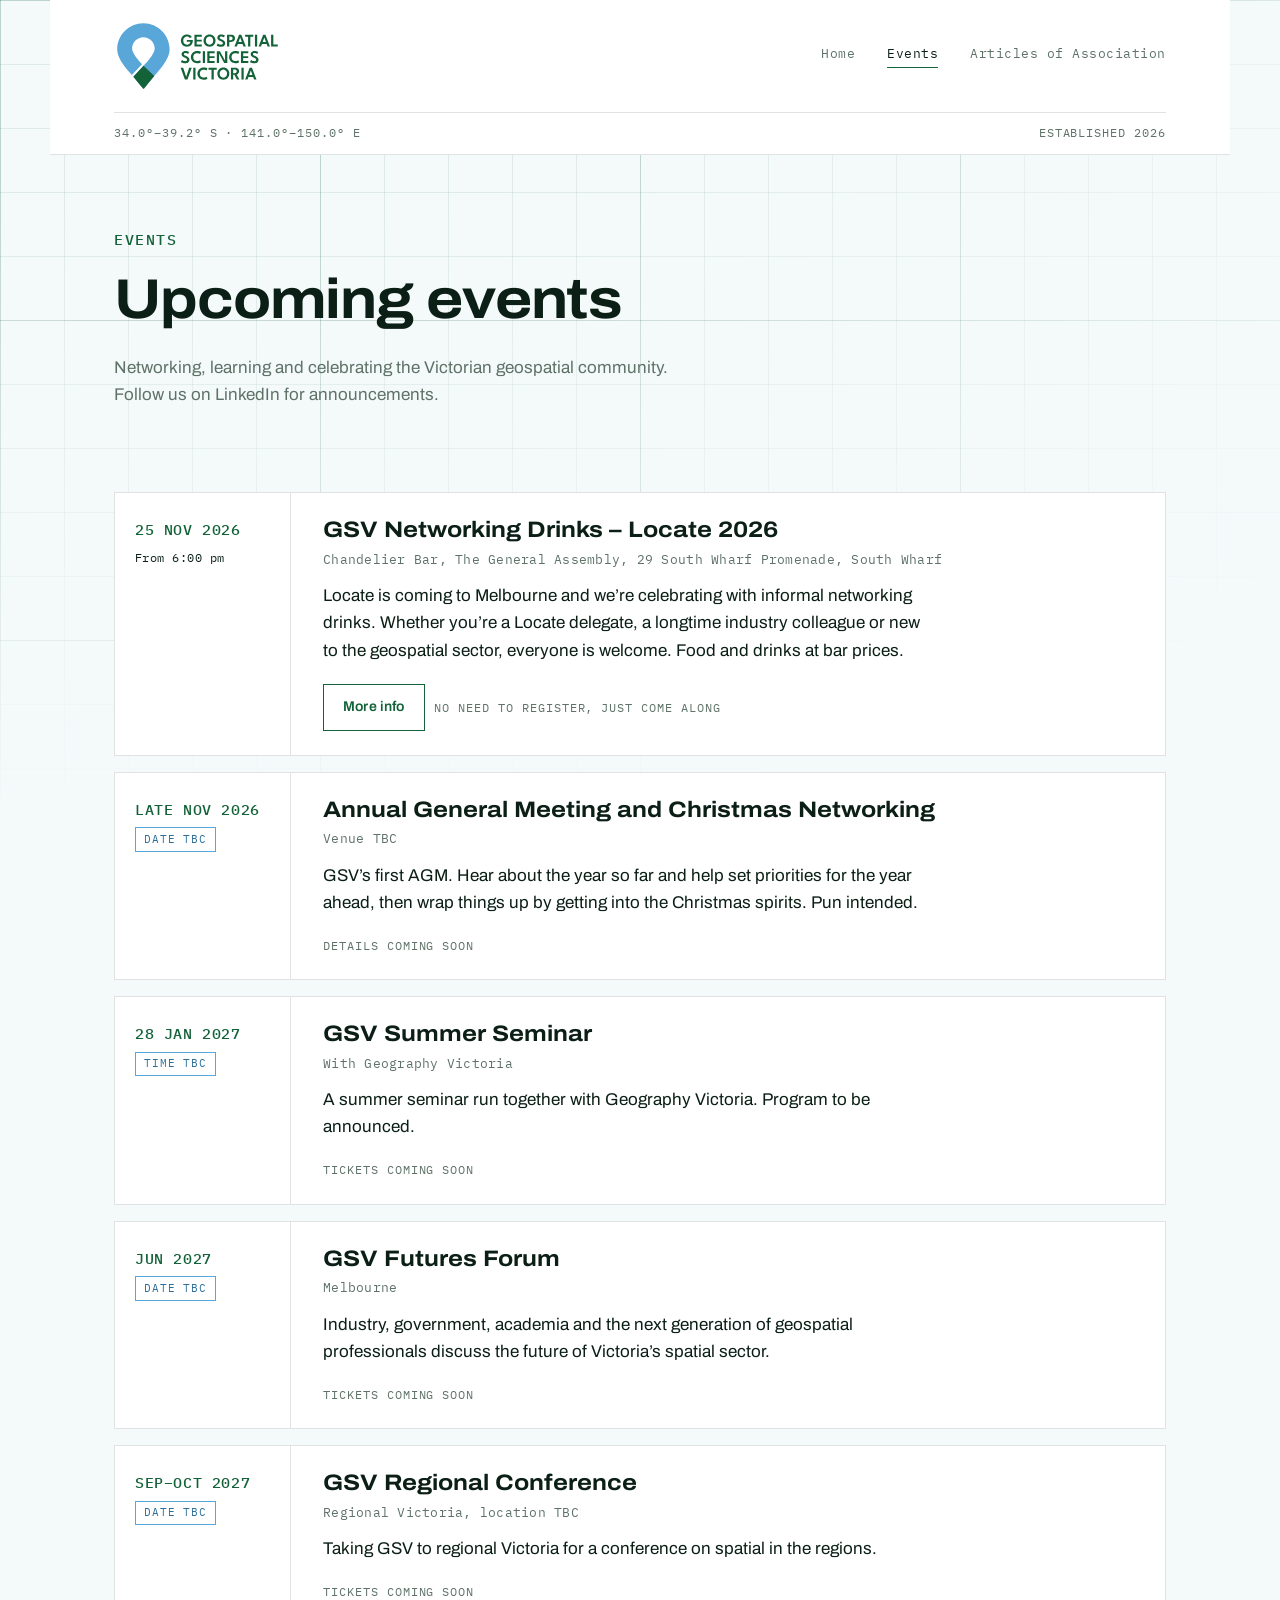
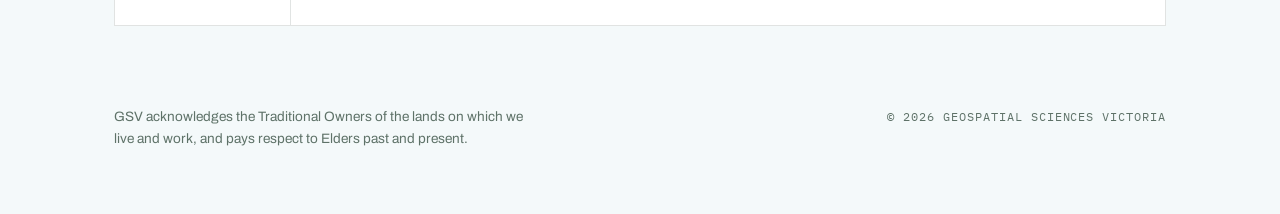
<file: GSV Site w Events Page/events.html>
<!doctype html>
<html lang="en-AU">

<head>
  <meta charset="utf-8">
  <meta name="viewport" content="width=device-width, initial-scale=1">
  <script>document.documentElement.classList.add('has-js');</script>
  <title>Events &mdash; Geospatial Sciences Victoria</title>
  <meta name="description"
    content="Upcoming Geospatial Sciences Victoria events: networking, the AGM, seminars, the Futures Forum and the Regional Conference.">
  <link rel="icon" href="logo.svg" type="image/svg+xml">
  <link rel="preconnect" href="https://fonts.googleapis.com">
  <link rel="preconnect" href="https://fonts.gstatic.com" crossorigin>
  <link
    href="https://fonts.googleapis.com/css2?family=Archivo:wdth,wght@62..125,100..900&family=IBM+Plex+Mono:wght@400;500&display=swap"
    rel="stylesheet">
  <link rel="stylesheet" href="01-graticule.css">
</head>

<body>

  <a class="skip-link" href="#main-content">Skip to main content</a>

  <div class="graticule" aria-hidden="true"></div>

  <div class="page">

    <header class="masthead">
      <div class="masthead__bar">
        <a class="masthead__brand" href="index.html">
          <img class="masthead__logo" src="logomark.svg" alt="Geospatial Sciences Victoria">
        </a>
        <button type="button" class="masthead__toggle" aria-expanded="false" aria-controls="primary-nav">
          <span class="masthead__toggle-box" aria-hidden="true">
            <span class="masthead__toggle-bar"></span>
            <span class="masthead__toggle-bar"></span>
            <span class="masthead__toggle-bar"></span>
          </span>
          <span class="masthead__toggle-label">Menu</span>
        </button>
        <nav class="masthead__nav" id="primary-nav" aria-label="Primary">
          <a href="index.html">Home</a>
          <a href="events.html" aria-current="page">Events</a>
          <a href="articles-of-association.html">Articles of Association</a>
        </nav>
      </div>
      <div class="masthead__coordinates">
        <p class="coordinate">34.0&deg;&ndash;39.2&deg; S &middot; 141.0&deg;&ndash;150.0&deg; E</p>
        <p class="coordinate coordinate--end">Established 2026</p>
      </div>
    </header>

    <main id="main-content">
      <section class="events-intro">
        <p class="eyebrow">Events</p>
        <h1 class="headline">
          <span class="headline__line">Upcoming events</span>
        </h1>
        <p class="standfirst">
          Networking, learning and celebrating the Victorian geospatial community.
          Follow us on LinkedIn for announcements.
        </p>
      </section>

      <!--
        HOW TO ADD OR EDIT EVENTS
        Events go between EVENTS START and EVENTS END below.
        Copy one <li> block, change the text, keep events in date order (soonest first).
      -->
      <ol class="events" aria-label="Upcoming events">
<!-- EVENTS START -->

        <li>
          <article class="event">
            <p class="event__date">
              <time datetime="2026-11-25">25 Nov 2026</time>
              <span class="event__time">From 6:00 pm</span>
            </p>
            <div class="event__body">
              <h2 class="event__title">GSV Networking Drinks – Locate 2026</h2>
              <p class="event__where">Chandelier Bar, The General Assembly, 29 South Wharf Promenade, South Wharf</p>
              <p class="event__desc">Locate is coming to Melbourne and we’re celebrating with informal networking drinks. Whether you’re a Locate delegate, a longtime industry colleague or new to the geospatial sector, everyone is welcome. Food and drinks at bar prices.</p>
              <div class="event__actions">
                <a class="action action--ghost" href="https://www.linkedin.com/feed/update/urn:li:activity:7516694962051395584/">More info</a>
                <span class="event__soon">No need to register, just come along</span>
              </div>
            </div>
          </article>
        </li>

        <li>
          <article class="event">
            <p class="event__date">
              <time datetime="2026-11">Late Nov 2026</time>
              <span class="event__tbc">Date TBC</span>
            </p>
            <div class="event__body">
              <h2 class="event__title">Annual General Meeting and Christmas Networking</h2>
              <p class="event__where">Venue TBC</p>
              <p class="event__desc">GSV’s first AGM. Hear about the year so far and help set priorities for the year ahead, then wrap things up by getting into the Christmas spirits. Pun intended.</p>
              <div class="event__actions">
                <span class="event__soon">Details coming soon</span>
              </div>
            </div>
          </article>
        </li>

        <li>
          <article class="event">
            <p class="event__date">
              <time datetime="2027-02">28 Jan 2027</time>
              <span class="event__tbc">Time TBC</span>
            </p>
            <div class="event__body">
              <h2 class="event__title">GSV Summer Seminar</h2>
              <p class="event__where">With Geography Victoria</p>
              <p class="event__desc">A summer seminar run together with Geography Victoria. Program to be announced.</p>
              <div class="event__actions">
                <span class="event__soon">Tickets coming soon</span>
              </div>
            </div>
          </article>
        </li>

        <li>
          <article class="event">
            <p class="event__date">
              <time datetime="2027-06">Jun 2027</time>
              <span class="event__tbc">Date TBC</span>
            </p>
            <div class="event__body">
              <h2 class="event__title">GSV Futures Forum</h2>
              <p class="event__where">Melbourne</p>
              <p class="event__desc">Industry, government, academia and the next generation of geospatial professionals discuss the future of Victoria’s spatial sector.</p>
              <div class="event__actions">
                <span class="event__soon">Tickets coming soon</span>
              </div>
            </div>
          </article>
        </li>

        <li>
          <article class="event">
            <p class="event__date">
              <time datetime="2027-09">Sep–Oct 2027</time>
              <span class="event__tbc">Date TBC</span>
            </p>
            <div class="event__body">
              <h2 class="event__title">GSV Regional Conference</h2>
              <p class="event__where">Regional Victoria, location TBC</p>
              <p class="event__desc">Taking GSV to regional Victoria for a conference on spatial in the regions.</p>
              <div class="event__actions">
                <span class="event__soon">Tickets coming soon</span>
              </div>
            </div>
          </article>
        </li>

<!-- EVENTS END -->
      </ol>
    </main>

    <footer class="footer">
      <p class="footer__acknowledgement">
        GSV acknowledges the Traditional Owners of the lands on which we live and work, and
        pays respect to Elders past and present.
      </p>
      <p class="coordinate">&copy; 2026 Geospatial Sciences Victoria</p>
    </footer>

  </div>

  <script src="masthead.js"></script>
</body>

</html>
</file>
<file: GSV Site w Events Page/01-graticule.css>
/* ==========================================================================
   Geospatial Sciences Victoria — Option 1: "Graticule"
   A quiet, precise, surveyed page. Ink on paper, with a map grid underneath.
   ========================================================================== */

:root {
  --paper: #F4F9FA;
  --white: #FFFFFF;
  --ink: #0B1F16;
  --green: #136238;
  --green-dark: #0E4A2A;
  --blue: #59A6D9;
  --muted: #5E7268;
  --rule: rgba(11, 31, 22, 0.12);
  --grid-fine: rgba(19, 98, 56, 0.09);
  --grid-index: rgba(19, 98, 56, 0.17);

  --measure: 60ch;
  --gutter: clamp(1.5rem, 5vw, 5rem);
}

*, *::before, *::after { box-sizing: border-box; }

html { -webkit-text-size-adjust: 100%; }

/* --- Accessibility: skip link -------------------------------------------- */

.skip-link {
  position: absolute;
  z-index: 100;
  left: 1rem;
  top: -4rem;
  padding: 0.85rem 1.4rem;
  background: var(--green);
  color: #FFFFFF;
  font-family: "Archivo", "Helvetica Neue", Arial, sans-serif;
  font-weight: 600;
  font-size: 0.9rem;
  text-decoration: none;
  border-radius: 4px;
  transition: top 160ms ease;
}

.skip-link:focus {
  top: 1rem;
}

body {
  margin: 0;
  background: var(--paper);
  color: var(--ink);
  font-family: "Archivo", "Helvetica Neue", Arial, sans-serif;
  font-variation-settings: "wdth" 100;
  font-size: clamp(1rem, 0.96rem + 0.2vw, 1.0625rem);
  line-height: 1.6;
  -webkit-font-smoothing: antialiased;
}

/* --- The graticule ------------------------------------------------------ */

.graticule {
  position: fixed;
  inset: 0;
  z-index: 0;
  pointer-events: none;
  background-image:
    repeating-linear-gradient(to right,  var(--grid-index) 0 1px, transparent 1px 320px),
    repeating-linear-gradient(to bottom, var(--grid-index) 0 1px, transparent 1px 320px),
    repeating-linear-gradient(to right,  var(--grid-fine) 0 1px, transparent 1px 64px),
    repeating-linear-gradient(to bottom, var(--grid-fine) 0 1px, transparent 1px 64px);
  -webkit-mask-image: radial-gradient(130% 100% at 20% 0%, #000 25%, transparent 92%);
  mask-image: radial-gradient(130% 100% at 20% 0%, #000 25%, transparent 92%);
}

/* --- Shell -------------------------------------------------------------- */

.page {
  position: relative;
  z-index: 1;
  max-width: 1180px;
  margin: 0 auto;
  padding: 0 var(--gutter) clamp(2.5rem, 6vw, 4rem);
  display: flex;
  flex-direction: column;
}

.coordinate {
  margin: 0;
  font-family: "IBM Plex Mono", ui-monospace, SFMono-Regular, Menlo, monospace;
  font-size: 0.75rem;
  letter-spacing: 0.08em;
  text-transform: uppercase;
  color: var(--muted);
}

.masthead {
  position: relative;
  z-index: 2;
  margin: 0 calc(-1 * var(--gutter));
  padding: 0 var(--gutter);
  background: var(--white);
  border-bottom: 1px solid var(--rule);
}

.masthead__bar {
  position: relative;
  display: flex;
  align-items: center;
  justify-content: space-between;
  gap: 1.5rem;
  padding: clamp(0.85rem, 2vw, 1.25rem) 0;
}

.masthead__brand {
  display: block;
  flex: none;
  line-height: 0;
}

.masthead__brand:focus-visible {
  outline: 2px solid var(--blue);
  outline-offset: 4px;
}

.masthead__logo {
  display: block;
  width: auto;
  height: clamp(48px, 6vw, 72px);
}

.masthead__nav {
  display: flex;
  flex-wrap: wrap;
  gap: clamp(1rem, 3vw, 2rem);
  font-family: "IBM Plex Mono", ui-monospace, SFMono-Regular, Menlo, monospace;
  font-size: 0.8rem;
  letter-spacing: 0.04em;
}

.masthead__nav a {
  color: var(--muted);
  text-decoration: none;
  padding-bottom: 3px;
  border-bottom: 1px solid transparent;
}

.masthead__nav a:hover {
  color: var(--ink);
  border-bottom-color: var(--rule);
}

.masthead__nav a[aria-current="page"] {
  color: var(--ink);
  border-bottom-color: var(--green);
}

.masthead__nav a:focus-visible {
  outline: 2px solid var(--blue);
  outline-offset: 3px;
}

/* --- Mobile menu toggle --------------------------------------------------
   Hidden by default: the nav is a plain visible list unless masthead.js
   confirms it can manage a toggle (see the `has-js` class in <head>), so a
   no-JS visitor always gets a working, if unglamorous, nav. */

.masthead__toggle {
  display: none;
  align-items: center;
  gap: 0.65rem;
  background: none;
  border: none;
  padding: 0.5rem;
  margin: -0.5rem;
  cursor: pointer;
  font-family: "IBM Plex Mono", ui-monospace, SFMono-Regular, Menlo, monospace;
  font-size: 0.78rem;
  letter-spacing: 0.06em;
  text-transform: uppercase;
  color: var(--ink);
}

.masthead__toggle-box {
  display: flex;
  flex: none;
  flex-direction: column;
  justify-content: space-between;
  width: 22px;
  height: 14px;
}

.masthead__toggle-bar {
  display: block;
  height: 2px;
  background: var(--ink);
  border-radius: 1px;
  transition: transform 200ms ease, opacity 150ms ease;
}

.masthead__toggle[aria-expanded="true"] .masthead__toggle-bar:nth-child(1) {
  transform: translateY(6px) rotate(45deg);
}

.masthead__toggle[aria-expanded="true"] .masthead__toggle-bar:nth-child(2) {
  opacity: 0;
}

.masthead__toggle[aria-expanded="true"] .masthead__toggle-bar:nth-child(3) {
  transform: translateY(-6px) rotate(-45deg);
}

.masthead__toggle:focus-visible {
  outline: 2px solid var(--blue);
  outline-offset: 2px;
}

.masthead__coordinates {
  display: flex;
  justify-content: space-between;
  gap: 1rem;
  padding: 0.6rem 0 0.75rem;
  border-top: 1px solid var(--rule);
}

.coordinate--end { text-align: right; }

@media (max-width: 640px) {
  html.has-js .masthead__toggle { display: inline-flex; }

  html.has-js .masthead__nav {
    display: none;
    position: absolute;
    z-index: 3;
    top: 100%;
    left: 0;
    right: 0;
    flex-direction: column;
    flex-wrap: nowrap;
    gap: 0;
    background: var(--white);
    border-bottom: 1px solid var(--rule);
    box-shadow: 0 12px 24px -16px rgba(11, 31, 22, 0.35);
  }

  html.has-js .masthead__nav.is-open { display: flex; }

  html.has-js .masthead__nav a {
    padding: 0.9rem 0;
    border-bottom: 1px solid var(--rule);
  }

  html.has-js .masthead__nav a:last-child { border-bottom: none; }

  .masthead__coordinates {
    flex-direction: column;
    align-items: flex-start;
    gap: 0.2rem;
  }

  .coordinate--end { text-align: left; }
}

/* --- Hero --------------------------------------------------------------- */

.hero {
  position: relative;
  padding: clamp(3rem, 9vw, 6.5rem) 0 clamp(3rem, 8vw, 5.5rem);
}

.eyebrow {
  margin: 0 0 clamp(0.85rem, 2vw, 1.25rem);
  font-family: "IBM Plex Mono", ui-monospace, SFMono-Regular, Menlo, monospace;
  font-size: clamp(0.8rem, 1.4vw, 0.95rem);
  font-weight: 500;
  letter-spacing: 0.1em;
  text-transform: uppercase;
  color: var(--green);
}

.headline {
  margin: 0 0 1.5rem;
  font-size: clamp(1.85rem, 5.5vw, 3.5rem);
  font-weight: 700;
  font-variation-settings: "wdth" 112;
  line-height: 1.05;
  letter-spacing: -0.02em;
}

.headline__line { display: block; }
.headline__line--accent { color: var(--green); }

.lede {
  max-width: 46ch;
  margin: 0 0 1.25rem;
  font-size: clamp(1.15rem, 1rem + 0.7vw, 1.5rem);
  line-height: 1.45;
  font-weight: 500;
}

.standfirst {
  max-width: var(--measure);
  margin: 0 0 clamp(2rem, 4vw, 2.75rem);
  color: var(--muted);
}

/* --- Actions ------------------------------------------------------------ */

.actions {
  display: flex;
  flex-wrap: wrap;
  gap: 0.75rem;
}

.action {
  display: inline-block;
  padding: 0.95rem 1.6rem;
  font-size: 0.95rem;
  font-weight: 600;
  letter-spacing: 0.01em;
  text-decoration: none;
  border: 1px solid transparent;
  transition: background-color 160ms ease, color 160ms ease, border-color 160ms ease;
}

.action--primary {
  background: var(--green);
  color: #FFFFFF;
}

.action--primary:hover { background: var(--green-dark); }

.action--ghost {
  border-color: var(--green);
  color: var(--green);
}

.action--ghost:hover { background: rgba(19, 98, 56, 0.07); }

.action:focus-visible {
  outline: 2px solid var(--blue);
  outline-offset: 3px;
}

/* --- The survey marker (signature detail) ------------------------------- */

.marker {
  position: absolute;
  right: 0;
  bottom: clamp(3rem, 8vw, 5.5rem);
  display: flex;
  align-items: center;
  gap: 0.75rem;
}

.marker__crosshair {
  position: relative;
  width: 34px;
  height: 34px;
  flex: none;
}

.marker__crosshair::before,
.marker__crosshair::after {
  content: "";
  position: absolute;
  background: var(--blue);
}

.marker__crosshair::before { left: 0; right: 0; top: 50%; height: 1px; }
.marker__crosshair::after { top: 0; bottom: 0; left: 50%; width: 1px; }

.marker__label {
  font-family: "IBM Plex Mono", ui-monospace, monospace;
  font-size: 0.7rem;
  letter-spacing: 0.12em;
  text-transform: uppercase;
  color: var(--muted);
  white-space: nowrap;
}

@media (max-width: 900px) {
  .marker { display: none; }
}

/* --- Legal document (Articles of Association) --------------------------- */

.legal {
  position: relative;
  z-index: 1;
  margin: 0 calc(-1 * var(--gutter));
  padding: clamp(2.5rem, 6vw, 4rem) var(--gutter) clamp(3rem, 7vw, 5rem);
  background: var(--white);
}

.legal-header {
  max-width: none;
  padding-bottom: clamp(1.5rem, 4vw, 2.5rem);
  margin-bottom: clamp(2rem, 5vw, 3rem);
  border-bottom: 1px solid var(--rule);
}

.legal-title {
  margin: 0 0 0.85rem;
  font-size: clamp(1.6rem, 4vw, 2.5rem);
  font-weight: 700;
  font-variation-settings: "wdth" 112;
  line-height: 1.2;
  letter-spacing: -0.01em;
}

.legal-title em {
  font-style: normal;
  color: var(--muted);
  font-weight: 500;
}

.legal-meta {
  margin: 0.2rem 0 0;
  font-family: "IBM Plex Mono", ui-monospace, SFMono-Regular, Menlo, monospace;
  font-size: 0.8rem;
  letter-spacing: 0.02em;
  color: var(--muted);
}

.legal-toc {
  max-width: none;
  margin: 0 0 clamp(2.5rem, 6vw, 4rem);
  padding: clamp(1.25rem, 3vw, 1.75rem);
  background: var(--white);
  border: 1px solid var(--rule);
}

.legal-toc h2 {
  margin: 0 0 1rem;
  font-family: "IBM Plex Mono", ui-monospace, SFMono-Regular, Menlo, monospace;
  font-size: 0.75rem;
  letter-spacing: 0.1em;
  text-transform: uppercase;
  color: var(--muted);
}

.legal-toc ol {
  list-style: none;
  margin: 0;
  padding: 0;
  columns: 2;
  column-gap: 2rem;
}

.legal-toc li {
  break-inside: avoid;
  margin-bottom: 0.55rem;
}

.legal-toc a {
  display: block;
  padding: 0.1rem 0;
  color: var(--ink);
  text-decoration: none;
  font-size: 0.92rem;
  line-height: 1.35;
  text-transform: uppercase;
}

.legal-toc a:hover { color: var(--green); }

.legal-toc a:focus-visible {
  outline: 2px solid var(--blue);
  outline-offset: 2px;
}

@media (max-width: 640px) {
  .legal-toc ol { columns: 1; }
}

.rule-heading {
  color: var(--ink);
  font-variation-settings: "wdth" 112;
}

.rule-heading--h2 {
  margin: clamp(2.5rem, 6vw, 3.5rem) 0 1rem;
  font-size: clamp(1.25rem, 2.6vw, 1.55rem);
  font-weight: 700;
  letter-spacing: -0.01em;
  text-transform: uppercase;
  scroll-margin-top: 1.5rem;
}

.rule-heading--h2:first-child { margin-top: 0; }

.rule-heading--h3 {
  margin: 1.75rem 0 0.75rem;
  font-size: 1.05rem;
  font-weight: 700;
  scroll-margin-top: 1.5rem;
}

.rule-heading--h4 {
  margin: 1.5rem 0 0.5rem;
  font-size: 0.95rem;
  font-weight: 700;
  color: var(--muted);
  scroll-margin-top: 1.5rem;
}

.rule-number {
  font-family: "IBM Plex Mono", ui-monospace, SFMono-Regular, Menlo, monospace;
  font-weight: 500;
  color: var(--green);
  margin-right: 0.2em;
}

.legal p {
  max-width: var(--measure);
  margin: 0 0 1rem;
}

.rule-list {
  max-width: var(--measure);
  margin: 0 0 1rem;
  padding-left: 1.5em;
}

.rule-list .rule-list {
  max-width: none;
  margin-top: 0.5rem;
  margin-bottom: 0.5rem;
}

.rule-list li {
  margin-bottom: 0.5rem;
  padding-left: 0.25em;
}

.rule-list.m-alpha-paren > li::marker { content: "(" counter(list-item, lower-alpha) ") "; }
.rule-list.m-alpha-dot > li::marker { content: counter(list-item, lower-alpha) ". "; }
.rule-list.m-roman-dot > li::marker { content: counter(list-item, lower-roman) ". "; }
.rule-list.m-decimal-dot > li::marker { content: counter(list-item, decimal) ". "; }

.rule-list.m-alpha-paren > li::marker,
.rule-list.m-alpha-dot > li::marker,
.rule-list.m-roman-dot > li::marker,
.rule-list.m-decimal-dot > li::marker {
  color: var(--green);
  font-family: "IBM Plex Mono", ui-monospace, SFMono-Regular, Menlo, monospace;
  font-size: 0.9em;
}

ul.rule-list.m-bullet-disc { list-style-type: disc; }
ul.rule-list.m-bullet-circle { list-style-type: circle; }
ul.rule-list.m-bullet-square { list-style-type: square; }
ul.rule-list > li::marker { color: var(--green); }

/* --- Events ------------------------------------------------------------- */

.events-intro {
  padding: clamp(2.5rem, 7vw, 4.5rem) 0 clamp(1.5rem, 4vw, 2.5rem);
}

.events {
  list-style: none;
  margin: 0;
  padding: 0;
  display: grid;
  gap: 1rem;
}

.event {
  display: grid;
  grid-template-columns: 11rem 1fr;
  background: var(--white);
  border: 1px solid var(--rule);
}

.event__date {
  margin: 0;
  padding: 1.5rem 1.25rem;
  border-right: 1px solid var(--rule);
  display: flex;
  flex-direction: column;
  gap: 0.4rem;
  font-family: "IBM Plex Mono", ui-monospace, SFMono-Regular, Menlo, monospace;
}

.event__date time {
  font-size: 0.95rem;
  font-weight: 500;
  letter-spacing: 0.04em;
  text-transform: uppercase;
  color: var(--green);
}

.event__time {
  font-size: 0.78rem;
  letter-spacing: 0.04em;
  color: var(--ink);
}

.event__tbc {
  align-self: flex-start;
  padding: 0.15rem 0.5rem;
  border: 1px solid var(--blue);
  font-size: 0.68rem;
  letter-spacing: 0.08em;
  text-transform: uppercase;
  color: #2D6E99;
}

.event__body {
  min-width: 0;
  padding: 1.5rem clamp(1.25rem, 3vw, 2rem);
}

.event__title {
  margin: 0 0 0.35rem;
  font-size: clamp(1.15rem, 2.2vw, 1.4rem);
  font-weight: 700;
  font-variation-settings: "wdth" 112;
  line-height: 1.2;
}

.event__where {
  margin: 0 0 0.75rem;
  font-family: "IBM Plex Mono", ui-monospace, SFMono-Regular, Menlo, monospace;
  font-size: 0.8rem;
  letter-spacing: 0.02em;
  color: var(--muted);
}

.event__desc {
  max-width: var(--measure);
  margin: 0 0 1.25rem;
}

.event__actions {
  display: flex;
  flex-wrap: wrap;
  gap: 0.6rem;
  align-items: center;
}

.event__actions .action {
  padding: 0.7rem 1.2rem;
  font-size: 0.88rem;
}

.event__soon {
  font-family: "IBM Plex Mono", ui-monospace, SFMono-Regular, Menlo, monospace;
  font-size: 0.75rem;
  letter-spacing: 0.08em;
  text-transform: uppercase;
  color: var(--muted);
}

@media (max-width: 640px) {
  .event { grid-template-columns: 1fr; }

  .event__date {
    flex-direction: row;
    align-items: center;
    flex-wrap: wrap;
    padding: 0.9rem 1.25rem;
    border-right: none;
    border-bottom: 1px solid var(--rule);
  }
}

/* --- Footer ------------------------------------------------------------- */

.footer {
  margin-top: auto;
  padding-top: clamp(3rem, 7vw, 5rem);
  display: flex;
  flex-wrap: wrap;
  gap: 1rem 2rem;
  align-items: baseline;
  justify-content: space-between;
}

.footer__acknowledgement {
  margin: 0;
  max-width: 52ch;
  font-size: 0.85rem;
  color: var(--muted);
}

/* --- Load sequence ------------------------------------------------------ */

.eyebrow,
.headline,
.lede,
.standfirst,
.actions,
.marker {
  animation: rise 720ms cubic-bezier(0.2, 0.7, 0.3, 1) both;
}

.eyebrow { animation-delay: 0ms; }
.headline { animation-delay: 70ms; }
.lede { animation-delay: 140ms; }
.standfirst { animation-delay: 200ms; }
.actions { animation-delay: 260ms; }
.marker { animation-delay: 380ms; }

@keyframes rise {
  from { opacity: 0; transform: translateY(14px); }
}

@media (prefers-reduced-motion: reduce) {
  *, *::before, *::after {
    animation: none !important;
    transition: none !important;
  }
}
</file>
